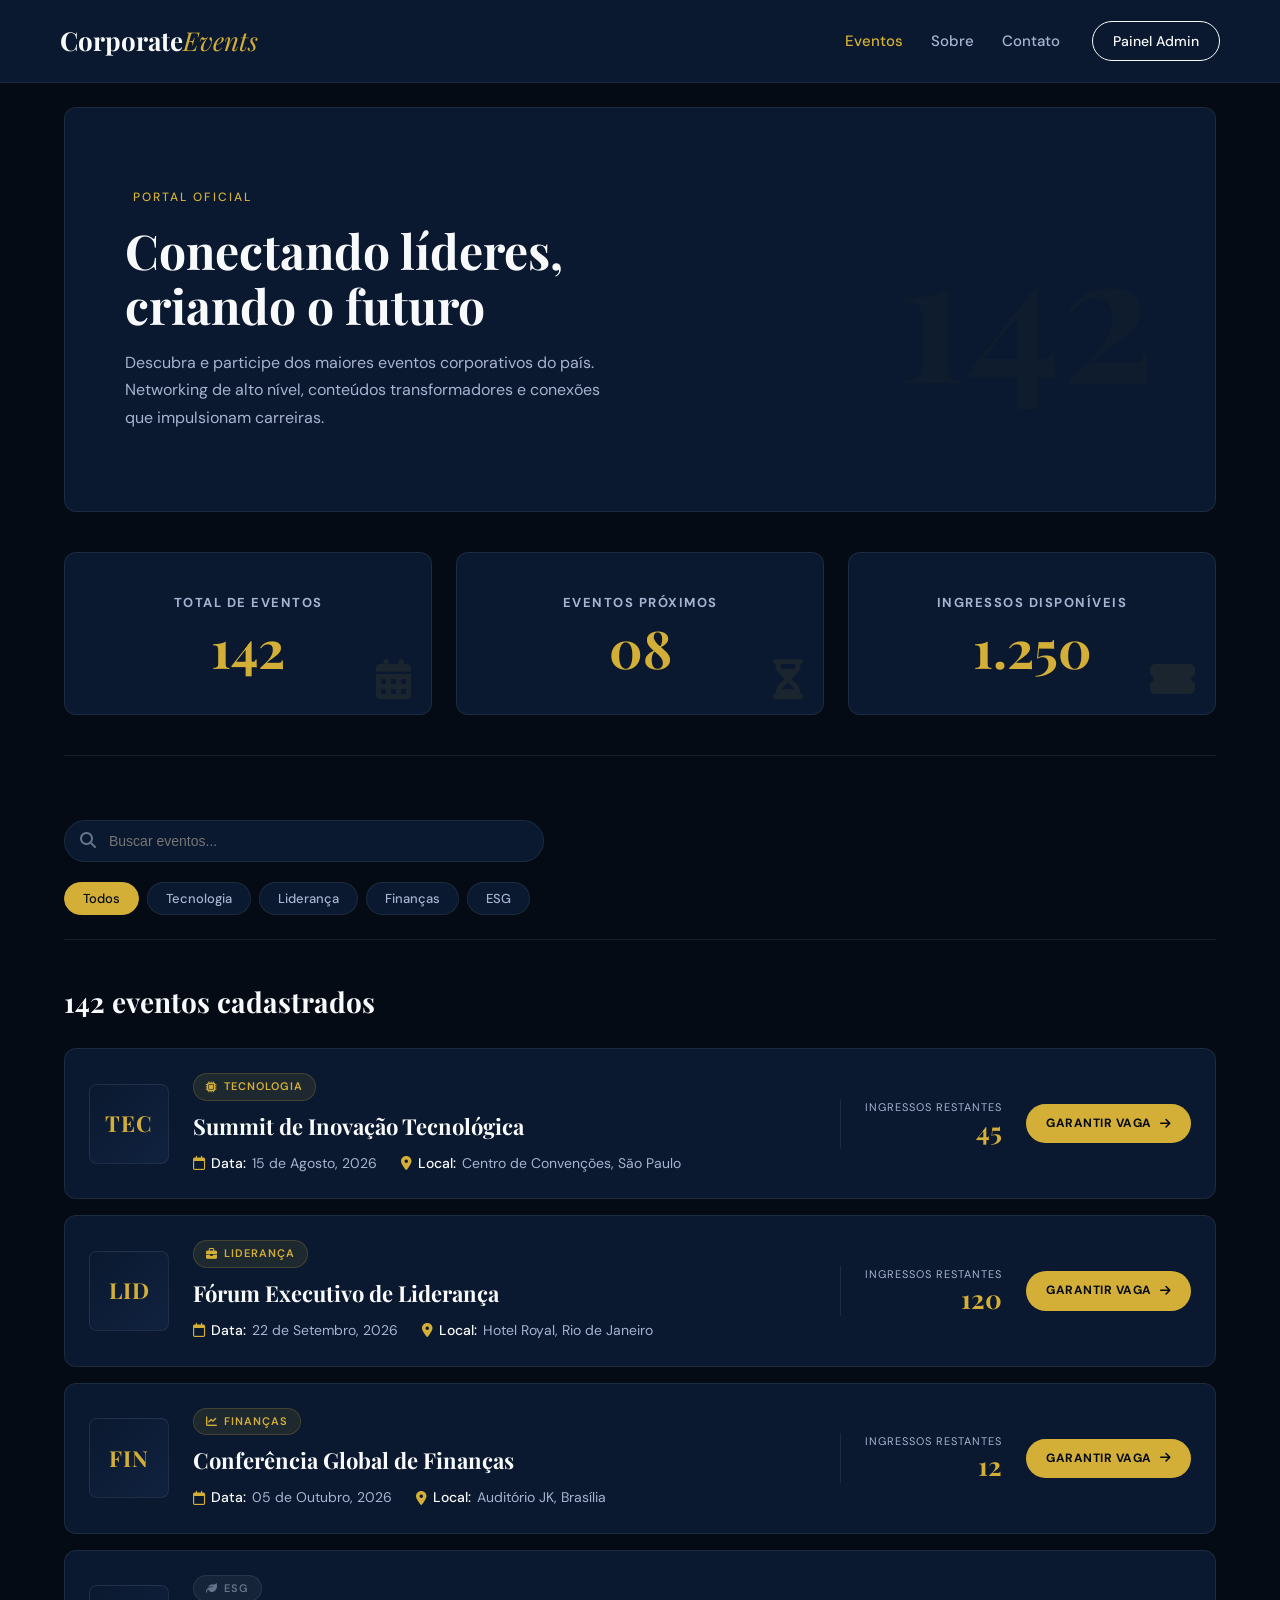
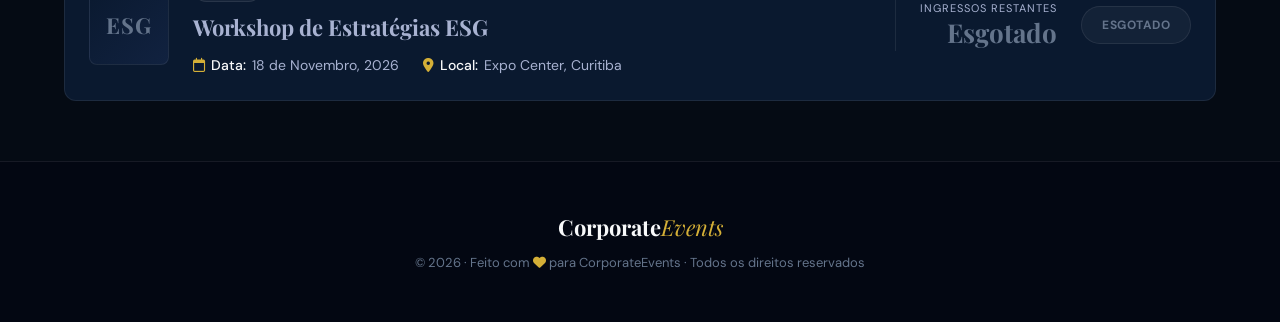
<file: eventos/index.html>
<!DOCTYPE html>
<html lang="pt-BR">
<head>
  <meta charset="UTF-8">
  <meta name="viewport" content="width=device-width, initial-scale=1.0">
  <title>Portal de Eventos Corporativos</title>
  <link rel="preconnect" href="https://fonts.googleapis.com">
  <link rel="preconnect" href="https://fonts.gstatic.com" crossorigin>
  <link href="https://fonts.googleapis.com/css2?family=DM+Sans:wght@400;500;700&family=Playfair+Display:wght@600;700&display=swap" rel="stylesheet">
  
  <!-- Importação do Font Awesome para ícones -->
  <link rel="stylesheet" href="https://cdnjs.cloudflare.com/ajax/libs/font-awesome/6.4.0/css/all.min.css" />
  
  <link rel="stylesheet" href="style.css">
</head>
<body>

  <!-- CABEÇALHO COMPARTILHADO -->
  <header class="cabecalho">
    <a href="#" class="logo">Corporate<span>Events</span></a>
    <nav class="navbar">
      <ul class="nav-lista">
        <li><a href="#" class="nav-link ativo">Eventos</a></li>
        <li><a href="#" class="nav-link">Sobre</a></li>
        <li><a href="#" class="nav-link">Contato</a></li>
      </ul>
      <a href="#" class="btn-painel">Painel Admin</a>
    </nav>
  </header>

  <main class="container">
    
    <!-- BANNER HERO DA SEÇÃO -->
    <section class="eventos-banner animar-subir">
      <span class="eventos-banner-tag"><i class="fas fa-sparkles"></i> Portal Oficial</span>
      <h1 class="eventos-banner-titulo">Conectando líderes,<br>criando o futuro</h1>
      <p class="eventos-banner-sub">
        Descubra e participe dos maiores eventos corporativos do país. Networking de alto nível, 
        conteúdos transformadores e conexões que impulsionam carreiras.
      </p>
      <div class="banner-numero-fundo">142</div>
    </section>

    <!-- DASHBOARD DE MÉTRICAS -->
    <section class="dashboard">
      <div class="dash-card animar-subir delay-1">
        <i class="fas fa-calendar-alt dash-card-icon"></i>
        <h2 class="dash-title">Total de Eventos</h2>
        <p class="dash-number">142</p>
      </div>
      <div class="dash-card animar-subir delay-2">
        <i class="fas fa-hourglass-half dash-card-icon"></i>
        <h2 class="dash-title">Eventos Próximos</h2>
        <p class="dash-number">08</p>
      </div>
      <div class="dash-card animar-subir delay-3">
        <i class="fas fa-ticket-alt dash-card-icon"></i>
        <h2 class="dash-title">Ingressos Disponíveis</h2>
        <p class="dash-number">1.250</p>
      </div>
    </section>

    <hr class="divider">

    <!-- BARRA DE BUSCA E FILTROS RÁPIDOS -->
    <div class="eventos-controles animar-fade">
      <div class="busca-container">
        <span class="busca-icone"><i class="fas fa-search"></i></span>
        <input class="busca-input" type="text" placeholder="Buscar eventos..." />
      </div>
      <div class="filtros-lista">
        <button class="filtro-btn ativo">Todos</button>
        <button class="filtro-btn">Tecnologia</button>
        <button class="filtro-btn">Liderança</button>
        <button class="filtro-btn">Finanças</button>
        <button class="filtro-btn">ESG</button>
      </div>
    </div>

    <!-- LISTAGEM DE EVENTOS -->
    <section class="eventos-section">
      <h2 class="section-title">142 eventos cadastrados</h2>
      
      <div class="eventos-grid">
        
        <!-- EVENTO 1 (Tecnologia) -->
        <article class="evento-card animar-subir delay-4">
          <div class="evento-thumbnail">
            <div class="evento-thumbnail-placeholder">TEC</div>
          </div>
          <div class="evento-info">
            <span class="badge badge-dourado"><i class="fas fa-microchip"></i> Tecnologia</span>
            <h3 class="evento-nome">Summit de Inovação Tecnológica</h3>
            <div class="evento-detalhes">
              <p><i class="far fa-calendar"></i> <span>Data:</span> 15 de Agosto, 2026</p>
              <p><i class="fas fa-map-marker-alt"></i> <span>Local:</span> Centro de Convenções, São Paulo</p>
            </div>
          </div>
          <div class="evento-status-acao">
            <div class="evento-ingressos">
              <p>Ingressos restantes</p>
              <span class="destaque-dourado">45</span>
            </div>
            <a href="#" class="btn-evento-acao">Garantir Vaga <i class="fas fa-arrow-right"></i></a>
          </div>
        </article>

        <!-- EVENTO 2 (Liderança) -->
        <article class="evento-card animar-subir delay-5">
          <div class="evento-thumbnail">
            <div class="evento-thumbnail-placeholder">LID</div>
          </div>
          <div class="evento-info">
            <span class="badge badge-dourado"><i class="fas fa-briefcase"></i> Liderança</span>
            <h3 class="evento-nome">Fórum Executivo de Liderança</h3>
            <div class="evento-detalhes">
              <p><i class="far fa-calendar"></i> <span>Data:</span> 22 de Setembro, 2026</p>
              <p><i class="fas fa-map-marker-alt"></i> <span>Local:</span> Hotel Royal, Rio de Janeiro</p>
            </div>
          </div>
          <div class="evento-status-acao">
            <div class="evento-ingressos">
              <p>Ingressos restantes</p>
              <span class="destaque-dourado">120</span>
            </div>
            <a href="#" class="btn-evento-acao">Garantir Vaga <i class="fas fa-arrow-right"></i></a>
          </div>
        </article>

        <!-- EVENTO 3 (Finanças) -->
        <article class="evento-card animar-subir delay-6">
          <div class="evento-thumbnail">
            <div class="evento-thumbnail-placeholder">FIN</div>
          </div>
          <div class="evento-info">
            <span class="badge badge-dourado"><i class="fas fa-chart-line"></i> Finanças</span>
            <h3 class="evento-nome">Conferência Global de Finanças</h3>
            <div class="evento-detalhes">
              <p><i class="far fa-calendar"></i> <span>Data:</span> 05 de Outubro, 2026</p>
              <p><i class="fas fa-map-marker-alt"></i> <span>Local:</span> Auditório JK, Brasília</p>
            </div>
          </div>
          <div class="evento-status-acao">
            <div class="evento-ingressos">
              <p>Ingressos restantes</p>
              <span class="destaque-dourado">12</span>
            </div>
            <a href="#" class="btn-evento-acao">Garantir Vaga <i class="fas fa-arrow-right"></i></a>
          </div>
        </article>
        
        <!-- EVENTO 4 (ESG - Esgotado) -->
        <article class="evento-card esgotado animar-subir delay-6">
          <div class="evento-thumbnail">
            <div class="evento-thumbnail-placeholder">ESG</div>
          </div>
          <div class="evento-info">
            <span class="badge badge-cinza"><i class="fas fa-leaf"></i> ESG</span>
            <h3 class="evento-nome">Workshop de Estratégias ESG</h3>
            <div class="evento-detalhes">
              <p><i class="far fa-calendar"></i> <span>Data:</span> 18 de Novembro, 2026</p>
              <p><i class="fas fa-map-marker-alt"></i> <span>Local:</span> Expo Center, Curitiba</p>
            </div>
          </div>
          <div class="evento-status-acao">
            <div class="evento-ingressos">
              <p>Ingressos restantes</p>
              <span class="destaque-dourado esgotado">Esgotado</span>
            </div>
            <button class="btn-evento-acao desativado" disabled>Esgotado</button>
          </div>
        </article>
        
      </div>
    </section>
  </main>

  <!-- RODAPÉ COMPARTILHADO -->
  <footer class="rodape">
    <p class="rodape-logo">Corporate<span>Events</span></p>
    <p class="rodape-texto">© 2026 · Feito com <i class="fas fa-heart" style="color: var(--cor-acento);"></i> para CorporateEvents · Todos os direitos reservados</p>
  </footer>

</body>
</html>
</file>
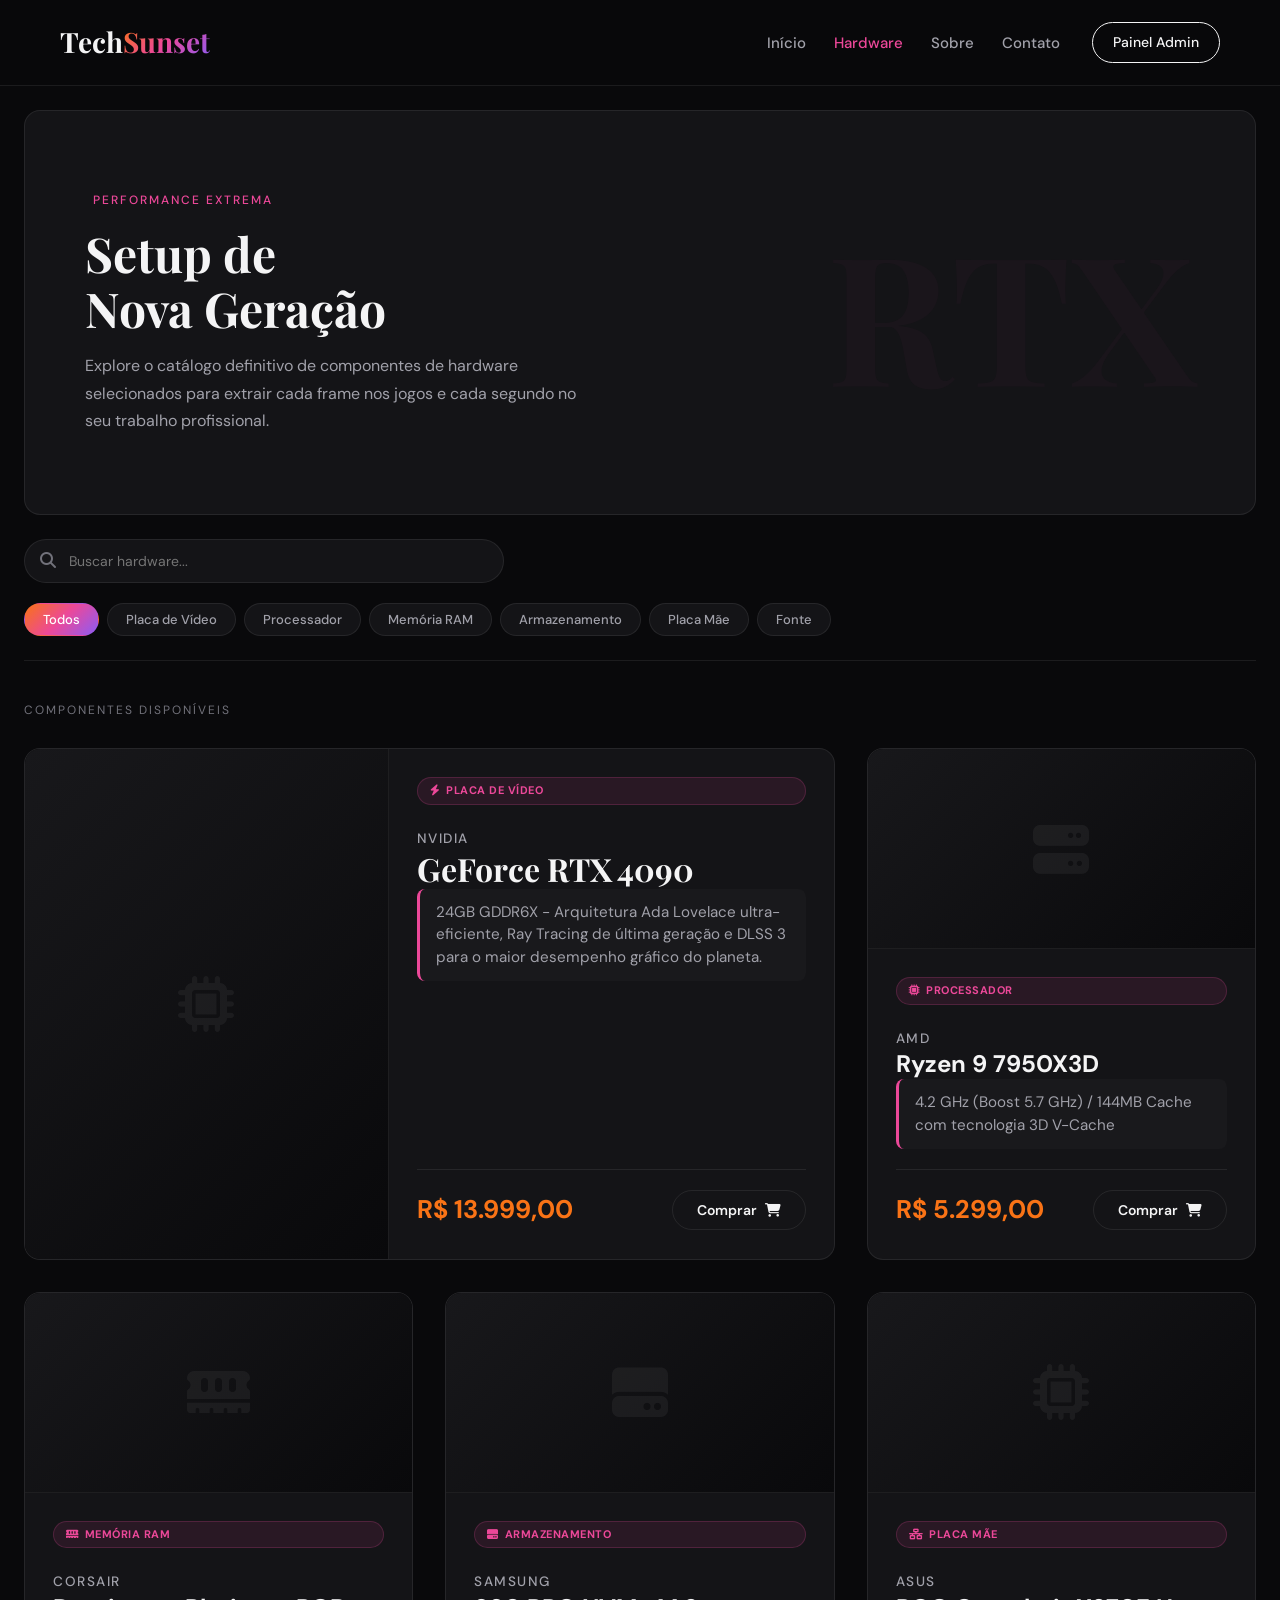
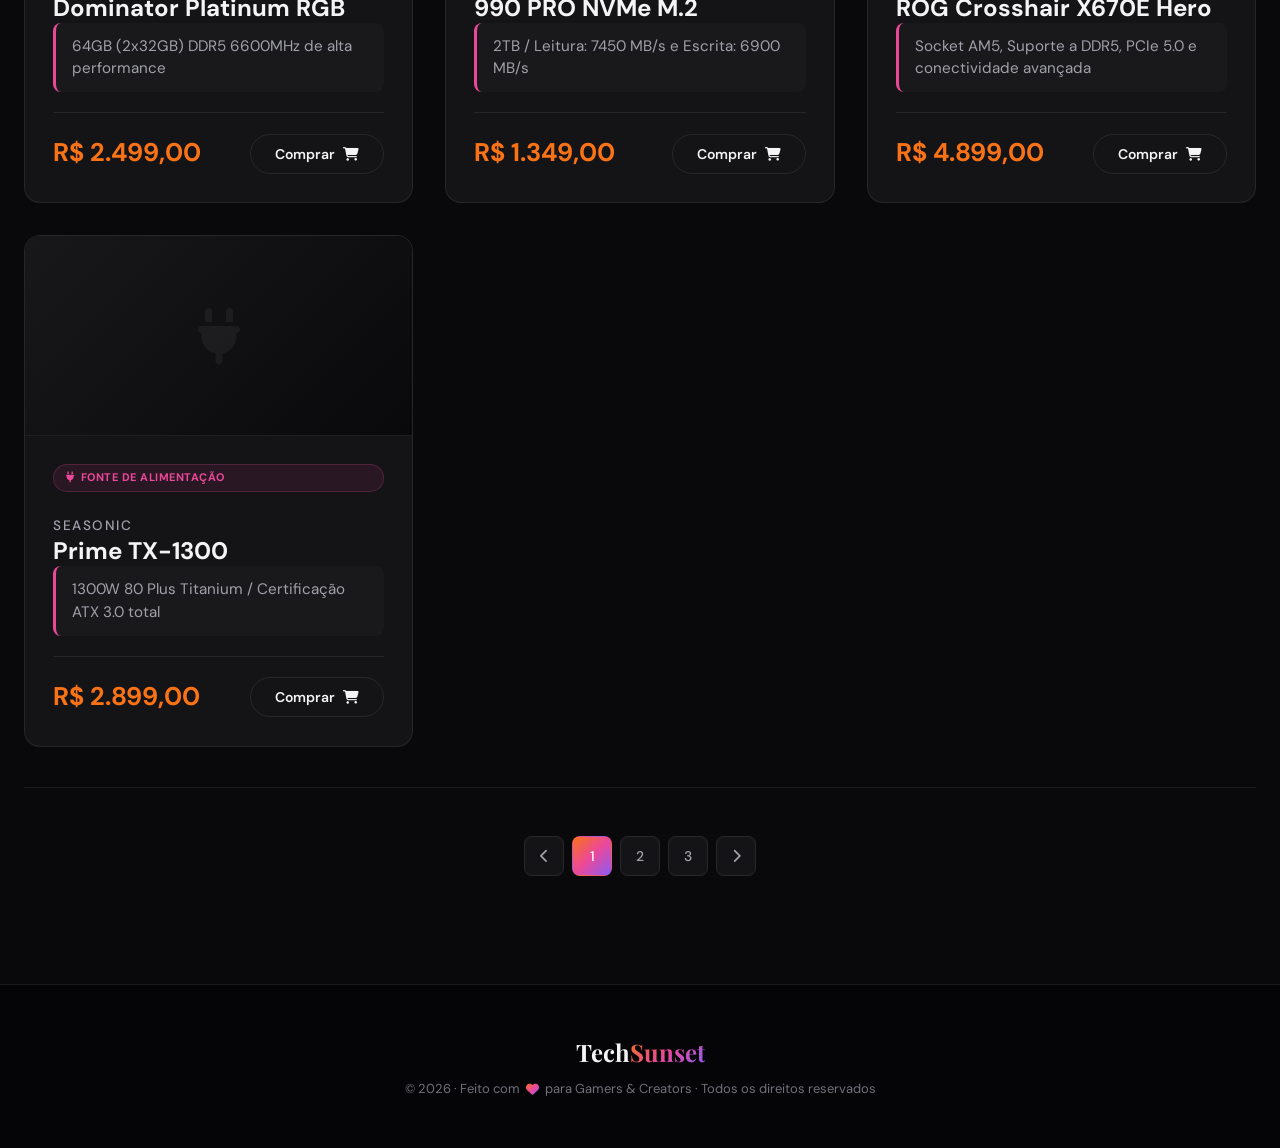
<file: hardware/index.html>
<!DOCTYPE html>
<html lang="pt-BR">
<head>
  <meta charset="UTF-8">
  <meta name="viewport" content="width=device-width, initial-scale=1.0">
  <title>Dashboard de Hardware | Vibrant Sunset</title>
  
  <!-- Font Awesome para Ícones -->
  <link rel="stylesheet" href="https://cdnjs.cloudflare.com/ajax/libs/font-awesome/6.4.0/css/all.min.css" />
  
  <!-- Google Fonts -->
  <link href="https://fonts.googleapis.com/css2?family=DM+Sans:wght@400;500;700&family=Playfair+Display:ital,wght@0,700;1,700&display=swap" rel="stylesheet">
  
  <!-- Estilos CSS -->
  <link rel="stylesheet" href="style.css">
</head>
<body>
  <!-- CABEÇALHO COMPARTILHADO -->
  <header class="cabecalho">
    <a href="../index.html" class="logo">Tech<span>Sunset</span></a>
    <nav class="navbar">
      <ul class="nav-lista">
        <li><a href="../index.html" class="nav-link">Início</a></li>
        <li><a href="index.html" class="nav-link ativo">Hardware</a></li>
        <li><a href="../index.html#sobre" class="nav-link">Sobre</a></li>
        <li><a href="../index.html#contato" class="nav-link">Contato</a></li>
      </ul>
      <a href="../admin/dashboard.html" class="btn-painel">Painel Admin</a>
    </nav>
  </header>

  <main class="container">
    <!-- BANNER HERO DA SEÇÃO -->
    <section class="hardware-banner">
      <span class="hardware-banner-tag"><i class="fas fa-sparkles"></i> Performance Extrema</span>
      <h1 class="hardware-banner-titulo">Setup de<br>Nova Geração</h1>
      <p class="hardware-banner-sub">
        Explore o catálogo definitivo de componentes de hardware selecionados para extrair cada frame nos jogos e cada segundo no seu trabalho profissional.
      </p>
      <div class="banner-numero-fundo">RTX</div>
    </section>

    <!-- BARRA DE BUSCA E FILTROS RÁPIDOS -->
    <div class="hardware-controles">
      <div class="busca-container">
        <span class="busca-icone"><i class="fas fa-search"></i></span>
        <input class="busca-input" type="text" placeholder="Buscar hardware..." />
      </div>

      <div class="filtros-lista">
        <button class="filtro-btn ativo">Todos</button>
        <button class="filtro-btn">Placa de Vídeo</button>
        <button class="filtro-btn">Processador</button>
        <button class="filtro-btn">Memória RAM</button>
        <button class="filtro-btn">Armazenamento</button>
        <button class="filtro-btn">Placa Mãe</button>
        <button class="filtro-btn">Fonte</button>
      </div>
    </div>

    <!-- GRADE DE HARDWARE (GRID LAYOUT) -->
    <section class="hardware-grid-container">
      <p class="hardware-grid-titulo">Componentes Disponíveis</p>

      <div class="grid-hardware">
        
        <!-- CARD DESTAQUE (RTX 4090) -->
        <article class="card-hardware destaque animar-subir delay-1">
          <div class="card-imagem">
            <div class="card-imagem-placeholder">
              <i class="fas fa-microchip"></i>
            </div>
          </div>
          <div class="card-corpo">
            <span class="badge badge-sunset"><i class="fas fa-bolt"></i> Placa de Vídeo</span>
            <div class="info-principal">
              <span class="fabricante">NVIDIA</span>
              <h2 class="modelo">GeForce RTX 4090</h2>
              <p class="especificacao texto-3-linhas">
                24GB GDDR6X - Arquitetura Ada Lovelace ultra-eficiente, Ray Tracing de última geração e DLSS 3 para o maior desempenho gráfico do planeta.
              </p>
            </div>
            <div class="rodape-card">
              <p class="preco">R$ 13.999,00</p>
              <button class="btn-comprar">Comprar <i class="fas fa-shopping-cart"></i></button>
            </div>
          </div>
        </article>

        <!-- CARD Ryzen 9 -->
        <article class="card-hardware animar-subir delay-2">
          <div class="card-imagem">
            <div class="card-imagem-placeholder">
              <i class="fas fa-server"></i>
            </div>
          </div>
          <div class="card-corpo">
            <span class="badge badge-sunset"><i class="fas fa-microchip"></i> Processador</span>
            <div class="info-principal">
              <span class="fabricante">AMD</span>
              <h2 class="modelo">Ryzen 9 7950X3D</h2>
              <p class="especificacao">4.2 GHz (Boost 5.7 GHz) / 144MB Cache com tecnologia 3D V-Cache</p>
            </div>
            <div class="rodape-card">
              <p class="preco">R$ 5.299,00</p>
              <button class="btn-comprar">Comprar <i class="fas fa-shopping-cart"></i></button>
            </div>
          </div>
        </article>

        <!-- CARD Memória RAM -->
        <article class="card-hardware animar-subir delay-3">
          <div class="card-imagem">
            <div class="card-imagem-placeholder">
              <i class="fas fa-memory"></i>
            </div>
          </div>
          <div class="card-corpo">
            <span class="badge badge-sunset"><i class="fas fa-memory"></i> Memória RAM</span>
            <div class="info-principal">
              <span class="fabricante">Corsair</span>
              <h2 class="modelo">Dominator Platinum RGB</h2>
              <p class="especificacao">64GB (2x32GB) DDR5 6600MHz de alta performance</p>
            </div>
            <div class="rodape-card">
              <p class="preco">R$ 2.499,00</p>
              <button class="btn-comprar">Comprar <i class="fas fa-shopping-cart"></i></button>
            </div>
          </div>
        </article>

        <!-- CARD SSD -->
        <article class="card-hardware animar-subir delay-4">
          <div class="card-imagem">
            <div class="card-imagem-placeholder">
              <i class="fas fa-hdd"></i>
            </div>
          </div>
          <div class="card-corpo">
            <span class="badge badge-sunset"><i class="fas fa-hdd"></i> Armazenamento</span>
            <div class="info-principal">
              <span class="fabricante">Samsung</span>
              <h2 class="modelo">990 PRO NVMe M.2</h2>
              <p class="especificacao">2TB / Leitura: 7450 MB/s e Escrita: 6900 MB/s</p>
            </div>
            <div class="rodape-card">
              <p class="preco">R$ 1.349,00</p>
              <button class="btn-comprar">Comprar <i class="fas fa-shopping-cart"></i></button>
            </div>
          </div>
        </article>

        <!-- CARD Placa Mãe -->
        <article class="card-hardware animar-subir delay-5">
          <div class="card-imagem">
            <div class="card-imagem-placeholder">
              <i class="fas fa-microchip"></i>
            </div>
          </div>
          <div class="card-corpo">
            <span class="badge badge-sunset"><i class="fas fa-network-wired"></i> Placa Mãe</span>
            <div class="info-principal">
              <span class="fabricante">ASUS</span>
              <h2 class="modelo">ROG Crosshair X670E Hero</h2>
              <p class="especificacao">Socket AM5, Suporte a DDR5, PCIe 5.0 e conectividade avançada</p>
            </div>
            <div class="rodape-card">
              <p class="preco">R$ 4.899,00</p>
              <button class="btn-comprar">Comprar <i class="fas fa-shopping-cart"></i></button>
            </div>
          </div>
        </article>

        <!-- CARD Fonte -->
        <article class="card-hardware animar-subir delay-6">
          <div class="card-imagem">
            <div class="card-imagem-placeholder">
              <i class="fas fa-plug"></i>
            </div>
          </div>
          <div class="card-corpo">
            <span class="badge badge-sunset"><i class="fas fa-plug"></i> Fonte de Alimentação</span>
            <div class="info-principal">
              <span class="fabricante">Seasonic</span>
              <h2 class="modelo">Prime TX-1300</h2>
              <p class="especificacao">1300W 80 Plus Titanium / Certificação ATX 3.0 total</p>
            </div>
            <div class="rodape-card">
              <p class="preco">R$ 2.899,00</p>
              <button class="btn-comprar">Comprar <i class="fas fa-shopping-cart"></i></button>
            </div>
          </div>
        </article>

      </div>
    </section>

    <!-- PAGINAÇÃO (FLEXBOX CENTRALIZADO) -->
    <div class="paginacao">
      <button class="paginacao-btn"><i class="fas fa-chevron-left"></i></button>
      <button class="paginacao-btn ativo">1</button>
      <button class="paginacao-btn">2</button>
      <button class="paginacao-btn">3</button>
      <button class="paginacao-btn"><i class="fas fa-chevron-right"></i></button>
    </div>
  </main>

  <!-- RODAPÉ COMPARTILHADO -->
  <footer class="rodape">
    <p class="rodape-logo">Tech<span>Sunset</span></p>
    <p class="rodape-texto">© 2026 · Feito com <i class="fas fa-heart" style="background: var(--gradiente-sunset); -webkit-background-clip: text; -webkit-text-fill-color: transparent;"></i> para Gamers & Creators · Todos os direitos reservados</p>
  </footer>
</body>
</html>
</file>
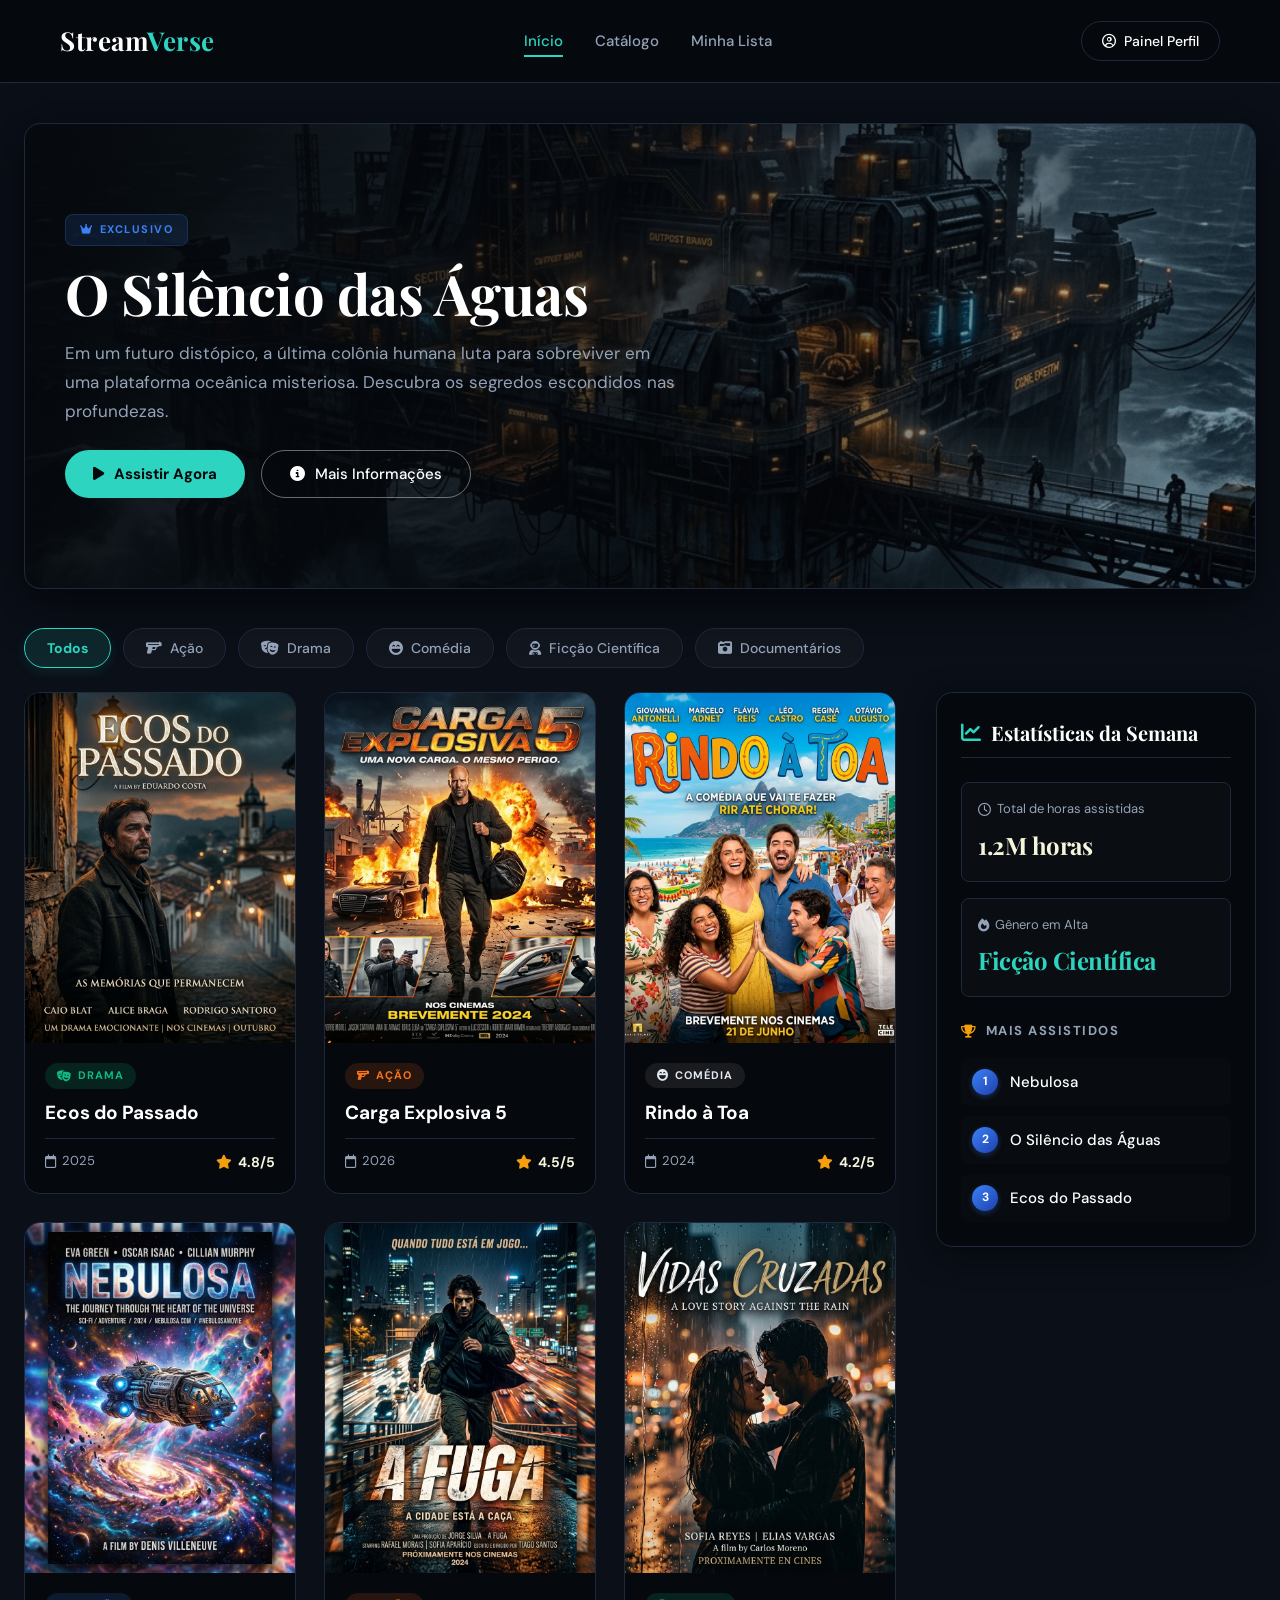
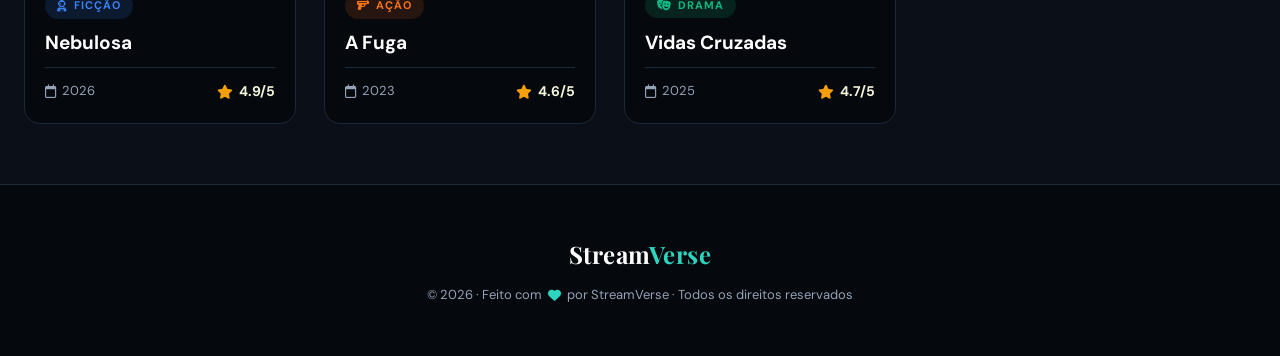
<file: streaming/index.html>
<!DOCTYPE html>
<html lang="pt-BR">
<head>
  <meta charset="UTF-8">
  <meta name="viewport" content="width=device-width, initial-scale=1.0">
  <title>StreamVerse — Filmes e Séries</title>
  
  <!-- Preconectar ao Google Fonts -->
  <link rel="preconnect" href="https://fonts.googleapis.com" />
  <link rel="preconnect" href="https://fonts.gstatic.com" crossorigin />
  <link href="https://fonts.googleapis.com/css2?family=DM+Sans:wght@400;500;700&family=Playfair+Display:wght@600;700&display=swap" rel="stylesheet">
  
  <!-- Font Awesome para ícones consistentes -->
  <link rel="stylesheet" href="https://cdnjs.cloudflare.com/ajax/libs/font-awesome/6.4.0/css/all.min.css" />
  
  <link rel="stylesheet" href="style.css">
</head>
<body>

  <!-- CABEÇALHO COMPARTILHADO E STICKY (GLASSMORPHISM) -->
  <header class="cabecalho animar-fade">
    <a href="#" class="logo">Stream<span>Verse</span></a>
    <nav class="navegacao">
      <a href="#" class="nav-link ativo">Início</a>
      <a href="#" class="nav-link">Catálogo</a>
      <a href="#" class="nav-link">Minha Lista</a>
    </nav>
    <a href="#" class="btn-sair"><i class="far fa-user-circle"></i> Painel Perfil</a>
  </header>

  <main class="container">
    
    <!-- BANNER HERO PRINCIPAL DE DESTAQUE -->
    <section class="destaque animar-escalar">
      <div class="destaque-conteudo animar-subir delay-2">
        <span class="tag-exclusivo"><i class="fas fa-crown"></i> Exclusivo</span>
        <h1 class="destaque-titulo">O Silêncio das Águas</h1>
        <p class="destaque-descricao">Em um futuro distópico, a última colônia humana luta para sobreviver em uma plataforma oceânica misteriosa. Descubra os segredos escondidos nas profundezas.</p>
        <div class="destaque-acoes">
          <button class="btn-primario"><i class="fas fa-play"></i> Assistir Agora</button>
          <button class="btn-secundario"><i class="fas fa-info-circle"></i> Mais Informações</button>
        </div>
      </div>
      <!-- Marca d'água colossal no fundo decorativo -->
      <div class="banner-numero-fundo">2026</div>
    </section>

    <!-- BARRA DE FILTROS / GÊNEROS -->
    <section class="generos animar-subir delay-3">
      <button class="tag-genero ativo">Todos</button>
      <button class="tag-genero"><i class="fas fa-gun"></i> Ação</button>
      <button class="tag-genero"><i class="fas fa-theater-masks"></i> Drama</button>
      <button class="tag-genero"><i class="fas fa-face-laugh-beam"></i> Comédia</button>
      <button class="tag-genero"><i class="fas fa-user-astronaut"></i> Ficção Científica</button>
      <button class="tag-genero"><i class="fas fa-camera-retro"></i> Documentários</button>
    </section>

    <!-- LAYOUT PRINCIPAL: GRADE + ASIDE -->
    <div class="layout-principal">
      
      <!-- GRADE DE FILMES -->
      <section class="grade-filmes">
        
        <!-- CARD 1 -->
        <article class="card-filme animar-subir delay-4">
          <div class="card-img capa-1">
            <div class="card-hover-overlay">
              <span class="btn-play-overlay"><i class="fas fa-play"></i></span>
            </div>
          </div>
          <div class="card-info">
            <span class="badge badge-verde"><i class="fas fa-theater-masks"></i> Drama</span>
            <h2 class="card-titulo">Ecos do Passado</h2>
            <div class="card-meta">
              <span class="ano"><i class="far fa-calendar"></i> 2025</span>
              <span class="card-nota"><i class="fas fa-star" style="color: var(--cor-aviso);"></i> 4.8/5</span>
            </div>
          </div>
        </article>

        <!-- CARD 2 -->
        <article class="card-filme animar-subir delay-5">
          <div class="card-img capa-2">
            <div class="card-hover-overlay">
              <span class="btn-play-overlay"><i class="fas fa-play"></i></span>
            </div>
          </div>
          <div class="card-info">
            <span class="badge badge-laranja"><i class="fas fa-gun"></i> Ação</span>
            <h2 class="card-titulo">Carga Explosiva 5</h2>
            <div class="card-meta">
              <span class="ano"><i class="far fa-calendar"></i> 2026</span>
              <span class="card-nota"><i class="fas fa-star" style="color: var(--cor-aviso);"></i> 4.5/5</span>
            </div>
          </div>
        </article>

        <!-- CARD 3 -->
        <article class="card-filme animar-subir delay-6">
          <div class="card-img capa-3">
            <div class="card-hover-overlay">
              <span class="btn-play-overlay"><i class="fas fa-play"></i></span>
            </div>
          </div>
          <div class="card-info">
            <span class="badge badge-cinza"><i class="fas fa-face-laugh-beam"></i> Comédia</span>
            <h2 class="card-titulo">Rindo à Toa</h2>
            <div class="card-meta">
              <span class="ano"><i class="far fa-calendar"></i> 2024</span>
              <span class="card-nota"><i class="fas fa-star" style="color: var(--cor-aviso);"></i> 4.2/5</span>
            </div>
          </div>
        </article>

        <!-- CARD 4 -->
        <article class="card-filme animar-subir delay-4">
          <div class="card-img capa-4">
            <div class="card-hover-overlay">
              <span class="btn-play-overlay"><i class="fas fa-play"></i></span>
            </div>
          </div>
          <div class="card-info">
            <span class="badge badge-azul"><i class="fas fa-user-astronaut"></i> Ficção</span>
            <h2 class="card-titulo">Nebulosa</h2>
            <div class="card-meta">
              <span class="ano"><i class="far fa-calendar"></i> 2026</span>
              <span class="card-nota"><i class="fas fa-star" style="color: var(--cor-aviso);"></i> 4.9/5</span>
            </div>
          </div>
        </article>

        <!-- CARD 5 -->
        <article class="card-filme animar-subir delay-5">
          <div class="card-img capa-5">
            <div class="card-hover-overlay">
              <span class="btn-play-overlay"><i class="fas fa-play"></i></span>
            </div>
          </div>
          <div class="card-info">
            <span class="badge badge-laranja"><i class="fas fa-gun"></i> Ação</span>
            <h2 class="card-titulo">A Fuga</h2>
            <div class="card-meta">
              <span class="ano"><i class="far fa-calendar"></i> 2023</span>
              <span class="card-nota"><i class="fas fa-star" style="color: var(--cor-aviso);"></i> 4.6/5</span>
            </div>
          </div>
        </article>

        <!-- CARD 6 -->
        <article class="card-filme animar-subir delay-6">
          <div class="card-img capa-6">
            <div class="card-hover-overlay">
              <span class="btn-play-overlay"><i class="fas fa-play"></i></span>
            </div>
          </div>
          <div class="card-info">
            <span class="badge badge-verde"><i class="fas fa-theater-masks"></i> Drama</span>
            <h2 class="card-titulo">Vidas Cruzadas</h2>
            <div class="card-meta">
              <span class="ano"><i class="far fa-calendar"></i> 2025</span>
              <span class="card-nota"><i class="fas fa-star" style="color: var(--cor-aviso);"></i> 4.7/5</span>
            </div>
          </div>
        </article>

      </section>

      <!-- BARRA LATERAL (ESTATÍSTICAS DA SEMANA) -->
      <aside class="estatisticas animar-subir delay-3">
        <h3 class="estatisticas-titulo"><i class="fas fa-chart-line"></i> Estatísticas da Semana</h3>
        
        <div class="stat-box">
          <span class="stat-label"><i class="far fa-clock"></i> Total de horas assistidas</span>
          <span class="stat-valor">1.2M horas</span>
        </div>

        <div class="stat-box">
          <span class="stat-label"><i class="fas fa-fire"></i> Gênero em Alta</span>
          <span class="stat-valor destaque-texto">Ficção Científica</span>
        </div>

        <div class="top-filmes">
          <h4><i class="fas fa-trophy"></i> Mais assistidos</h4>
          <ul>
            <li><span>1</span> Nebulosa</li>
            <li><span>2</span> O Silêncio das Águas</li>
            <li><span>3</span> Ecos do Passado</li>
          </ul>
        </div>
      </aside>

    </div>
  </main>

  <!-- RODAPÉ GLOBAL E COMPARTILHADO -->
  <footer class="rodape animar-fade">
    <p class="rodape-logo">Stream<span>Verse</span></p>
    <p class="rodape-texto">© 2026 · Feito com <i class="fas fa-heart" style="color: var(--cor-acento);"></i> por StreamVerse · Todos os direitos reservados</p>
  </footer>

</body>
</html>
</file>
<file: eventos/style.css>
/* ================================================================
   DESIGN SYSTEM - ELEGÂNCIA CORPORATIVA (PREMIUM & DINÂMICO)
   ================================================================ */

:root {
  /* Cores Temáticas - Elegância Corporativa */
  --cor-fundo: #050B14;           /* Preto corporativo profundo */
  --cor-escuro: #0A192F;          /* Azul marinho sofisticado */
  --cor-escuro-brilhante: #112240; /* Azul marinho mais claro para hovers */
  --cor-texto: #F8F9FA;           /* Off-white de alta legibilidade */
  --cor-texto-suave: #A8B2D1;     /* Azul-cinza suave para informações secundárias */
  --cor-cinza: #64748B;           /* Cinza para textos menos prioritários */
  --cor-borda: rgba(255, 255, 255, 0.08); /* Borda sutil translúcida */
  --cor-acento: #D4AF37;          /* O dourado corporativo */
  --cor-acento-claro: rgba(212, 175, 55, 0.1); /* Fundo dourado translúcido para badges */
  --cor-acento-hover: #F3E5AB;    /* Dourado suave/creme para hover */
  --cor-sucesso: #10B981;
  --cor-erro: #EF4444;
  --cor-aviso: #F59E0B;

  /* Fontes do Sistema */
  --fonte-titulo: 'Playfair Display', serif;
  --fonte-corpo: 'DM Sans', sans-serif;

  /* Espaçamentos Padronizados */
  --espaco-xs: 4px;
  --espaco-sm: 8px;
  --espaco-md: 16px;
  --espaco-lg: 24px;
  --espaco-xl: 40px;
  --espaco-2xl: 60px;

  /* Bordas Arredondadas e Sombras (adaptadas para fundo escuro) */
  --raio: 12px;
  --raio-sm: 8px;
  --raio-pill: 100px;
  --sombra-sm: 0 2px 8px rgba(0, 0, 0, 0.4);
  --sombra-md: 0 4px 24px rgba(0, 0, 0, 0.6);
  --sombra-lg: 0 12px 48px rgba(0, 0, 0, 0.8);
  --sombra-glow-ouro: 0 0 15px rgba(212, 175, 55, 0.12);

  /* Transição Suave */
  --transicao: 0.25s ease;
}

/* RESET */
* {
  margin: 0;
  padding: 0;
  box-sizing: border-box;
}

html {
  scroll-behavior: smooth;
}

body {
  font-family: var(--fonte-corpo);
  background-color: var(--cor-fundo);
  color: var(--cor-texto);
  line-height: 1.6;
  -webkit-font-smoothing: antialiased;
}

.container {
  max-width: 1200px;
  margin: 0 auto;
  padding: 0 var(--espaco-lg);
}

ul {
  list-style: none;
}

a {
  text-decoration: none;
  color: inherit;
}

button {
  cursor: pointer;
  font-family: var(--fonte-corpo);
}

/* HEADER COMPARTILHADO */
.cabecalho {
  display: flex;
  align-items: center;
  justify-content: space-between;
  padding: 20px 60px;
  background-color: var(--cor-escuro);
  border-bottom: 1px solid var(--cor-borda);
  position: sticky;
  top: 0;
  z-index: 100;
}

.logo {
  font-family: var(--fonte-titulo);
  font-size: 26px;
  color: var(--cor-texto);
  font-weight: 700;
}

.logo span {
  color: var(--cor-acento);
  font-style: italic;
  font-weight: 400;
}

.navbar {
  display: flex;
  align-items: center;
  gap: 32px;
}

.nav-lista {
  display: flex;
  gap: 28px;
}

.nav-link {
  font-size: 15px;
  font-weight: 500;
  color: var(--cor-texto-suave);
  transition: color var(--transicao);
}

.nav-link:hover,
.nav-link.ativo {
  color: var(--cor-acento);
}

.btn-painel {
  background-color: transparent;
  border: 1.5px solid var(--cor-texto);
  color: var(--cor-texto);
  padding: 8px 20px;
  font-size: 14px;
  font-weight: 500;
  border-radius: var(--raio-pill);
  transition: all var(--transicao);
}

.btn-painel:hover {
  background-color: var(--cor-texto);
  color: var(--cor-fundo);
}

/* HERO BANNER DA SEÇÃO */
.eventos-banner {
  background-color: var(--cor-escuro);
  color: var(--cor-texto);
  padding: 80px 60px;
  display: flex;
  flex-direction: column;
  gap: 16px;
  position: relative;
  overflow: hidden;
  border-radius: var(--raio);
  margin-top: var(--espaco-lg);
  border: 1px solid var(--cor-borda);
}

.eventos-banner-tag {
  font-size: 12px;
  letter-spacing: 2px;
  text-transform: uppercase;
  color: var(--cor-acento);
  font-weight: 500;
  display: flex;
  align-items: center;
  gap: 8px;
}

.eventos-banner-titulo {
  font-family: var(--fonte-titulo);
  font-size: 48px;
  max-width: 600px;
  line-height: 1.15;
  font-weight: 700;
}

.eventos-banner-sub {
  font-size: 16px;
  color: var(--cor-texto-suave);
  max-width: 500px;
  line-height: 1.7;
}

.banner-numero-fundo {
  position: absolute;
  right: 60px;
  top: 50%;
  transform: translateY(-50%);
  font-family: var(--fonte-titulo);
  font-size: 180px;
  font-weight: 700;
  color: rgba(212, 175, 55, 0.025);
  line-height: 1;
  pointer-events: none;
  user-select: none;
}

/* CONTROLES E FILTROS RÁPIDOS */
.eventos-controles {
  padding: 24px 0;
  display: flex;
  flex-direction: column;
  gap: 20px;
  border-bottom: 1px solid var(--cor-borda);
  background-color: var(--cor-fundo);
  position: sticky;
  top: 73px;
  z-index: 90;
}

.busca-container {
  position: relative;
  max-width: 480px;
}

.busca-icone {
  position: absolute;
  left: 16px;
  top: 50%;
  transform: translateY(-50%);
  color: var(--cor-cinza);
  font-size: 16px;
  pointer-events: none;
}

.busca-input {
  width: 100%;
  padding: 12px 16px 12px 44px;
  border: 1.5px solid var(--cor-borda);
  border-radius: var(--raio-pill);
  font-size: 14px;
  color: var(--cor-texto);
  background-color: var(--cor-escuro);
  outline: none;
  transition: all var(--transicao);
}

.busca-input:focus {
  border-color: var(--cor-acento);
  box-shadow: 0 0 0 3px rgba(212, 175, 55, 0.12);
}

.filtros-lista {
  display: flex;
  gap: 8px;
  flex-wrap: wrap;
}

.filtro-btn {
  padding: 7px 18px;
  border-radius: var(--raio-pill);
  border: 1.5px solid var(--cor-borda);
  background-color: var(--cor-escuro);
  font-size: 13px;
  font-weight: 500;
  color: var(--cor-texto-suave);
  cursor: pointer;
  transition: all var(--transicao);
}

.filtro-btn:hover {
  border-color: var(--cor-acento);
  color: var(--cor-acento);
}

.filtro-btn.ativo {
  background-color: var(--cor-acento);
  border-color: var(--cor-acento);
  color: var(--cor-fundo);
}

/* DASHBOARD DE MÉTRICAS */
.dashboard {
  display: grid;
  grid-template-columns: repeat(auto-fit, minmax(280px, 1fr));
  gap: var(--espaco-lg);
  margin-bottom: var(--espaco-xl);
  margin-top: var(--espaco-xl);
}

.dash-card {
  background-color: var(--cor-escuro);
  border: 1px solid var(--cor-borda);
  border-radius: var(--raio);
  padding: var(--espaco-xl) var(--espaco-lg);
  text-align: center;
  position: relative;
  overflow: hidden;
  transition: all var(--transicao);
}

.dash-card:hover {
  transform: translateY(-5px);
  border-color: var(--cor-acento);
  box-shadow: var(--sombra-lg), var(--sombra-glow-ouro);
}

.dash-card-icon {
  font-size: 40px;
  color: rgba(212, 175, 55, 0.08);
  position: absolute;
  right: 20px;
  bottom: 15px;
  transition: all var(--transicao);
}

.dash-card:hover .dash-card-icon {
  color: rgba(212, 175, 55, 0.2);
  transform: scale(1.1);
}

.dash-title {
  font-family: var(--fonte-corpo);
  font-size: 13px;
  text-transform: uppercase;
  letter-spacing: 1.5px;
  color: var(--cor-texto-suave);
  margin-bottom: var(--espaco-sm);
}

.dash-number {
  font-family: var(--fonte-titulo);
  font-size: 52px;
  color: var(--cor-acento);
  line-height: 1;
  font-weight: 700;
}

/* DIVISOR */
.divider {
  border: 0;
  height: 1px;
  background-color: var(--cor-borda);
  margin: var(--espaco-xl) 0;
}

/* LISTAGEM DE EVENTOS */
.eventos-section {
  margin-top: var(--espaco-xl);
  margin-bottom: var(--espaco-2xl);
}

.section-title {
  font-family: var(--fonte-titulo);
  font-size: 28px;
  color: var(--cor-texto);
  margin-bottom: var(--espaco-lg);
}

.eventos-grid {
  display: flex;
  flex-direction: column;
  gap: var(--espaco-md);
}

.evento-card {
  background-color: var(--cor-escuro);
  border: 1px solid var(--cor-borda);
  border-radius: var(--raio);
  padding: var(--espaco-lg);
  display: flex;
  justify-content: space-between;
  align-items: center;
  flex-wrap: nowrap;
  gap: var(--espaco-lg);
  transition: all var(--transicao);
}

.evento-card:hover {
  transform: translateY(-3px);
  border-color: rgba(212, 175, 55, 0.3);
  box-shadow: var(--sombra-md), var(--sombra-glow-ouro);
}

/* Bloco de miniatura */
.evento-thumbnail {
  width: 80px;
  height: 80px;
  border-radius: var(--raio-sm);
  overflow: hidden;
  flex-shrink: 0;
  display: flex;
  align-items: center;
  justify-content: center;
  background: linear-gradient(135deg, #0A192F 0%, #112240 100%);
  border: 1px solid var(--cor-borda);
  transition: all var(--transicao);
}

.evento-card:hover .evento-thumbnail {
  border-color: var(--cor-acento);
  transform: scale(1.03);
}

.evento-thumbnail-placeholder {
  font-family: var(--fonte-titulo);
  font-size: 22px;
  font-weight: 700;
  color: var(--cor-acento);
  letter-spacing: 1px;
}

.evento-info {
  flex: 1;
  display: flex;
  flex-direction: column;
  gap: 8px;
}

.evento-nome {
  font-family: var(--fonte-titulo);
  font-size: 22px;
  color: var(--cor-texto);
  font-weight: 700;
  transition: color var(--transicao);
}

.evento-card:hover .evento-nome {
  color: var(--cor-acento);
}

.evento-detalhes {
  display: flex;
  gap: var(--espaco-lg);
  flex-wrap: wrap;
}

.evento-detalhes p {
  font-size: 14px;
  color: var(--cor-texto-suave);
  display: flex;
  align-items: center;
  gap: 6px;
}

.evento-detalhes p i {
  color: var(--cor-acento);
}

.evento-detalhes span {
  color: var(--cor-texto);
  font-weight: 500;
}

/* Badges */
.badge {
  display: inline-flex;
  align-items: center;
  gap: 6px;
  padding: 4px 12px;
  border-radius: var(--raio-pill);
  font-size: 11px;
  font-weight: 600;
  text-transform: uppercase;
  letter-spacing: 1px;
  width: fit-content;
}

.badge-dourado {
  background-color: var(--cor-acento-claro);
  color: var(--cor-acento);
  border: 1px solid rgba(212, 175, 55, 0.2);
}

.badge-cinza {
  background-color: rgba(255, 255, 255, 0.05);
  color: var(--cor-cinza);
  border: 1px solid var(--cor-borda);
}

/* Bloco de Status e Ação */
.evento-status-acao {
  display: flex;
  align-items: center;
  gap: var(--espaco-lg);
  min-width: 320px;
  justify-content: flex-end;
}

.evento-ingressos {
  text-align: right;
  border-left: 1px solid var(--cor-borda);
  padding-left: var(--espaco-lg);
  min-width: 130px;
}

.evento-ingressos p {
  font-size: 11px;
  text-transform: uppercase;
  letter-spacing: 1px;
  color: var(--cor-texto-suave);
  margin-bottom: 2px;
}

.destaque-dourado {
  font-family: var(--fonte-titulo);
  font-size: 26px;
  color: var(--cor-acento);
  line-height: 1;
  font-weight: 700;
}

.destaque-dourado.esgotado {
  color: var(--cor-cinza);
}

.btn-evento-acao {
  display: inline-flex;
  align-items: center;
  justify-content: center;
  gap: 8px;
  background-color: var(--cor-acento);
  color: var(--cor-fundo);
  border: none;
  padding: 10px 20px;
  border-radius: var(--raio-pill);
  font-size: 12px;
  font-weight: 700;
  text-transform: uppercase;
  letter-spacing: 0.5px;
  transition: all var(--transicao);
}

.btn-evento-acao:hover:not(:disabled) {
  background-color: var(--cor-acento-hover);
  transform: translateY(-2px);
  box-shadow: 0 4px 12px rgba(212, 175, 55, 0.2);
}

.btn-evento-acao.desativado,
.btn-evento-acao:disabled {
  background-color: rgba(255, 255, 255, 0.04);
  color: var(--cor-cinza);
  border: 1px solid var(--cor-borda);
  cursor: not-allowed;
  transform: none;
  box-shadow: none;
}

/* Estado de esgotado no Card */
.evento-card.esgotado {
  opacity: 0.65;
}

.evento-card.esgotado:hover {
  transform: none;
  border-color: var(--cor-borda);
  box-shadow: none;
}

.evento-card.esgotado .evento-nome {
  color: var(--cor-texto-suave);
}

.evento-card.esgotado .evento-thumbnail-placeholder {
  color: var(--cor-cinza);
}

/* RODAPÉ COMPARTILHADO */
.rodape {
  background-color: #030712;
  color: var(--cor-cinza);
  text-align: center;
  padding: 48px 20px;
  display: flex;
  flex-direction: column;
  align-items: center;
  gap: 8px;
  border-top: 1px solid var(--cor-borda);
  margin-top: var(--espaco-2xl);
}

.rodape-logo {
  font-family: var(--fonte-titulo);
  font-size: 22px;
  color: var(--cor-texto);
  font-weight: 700;
}

.rodape-logo span {
  color: var(--cor-acento);
  font-style: italic;
  font-weight: 400;
}

.rodape-texto {
  font-size: 13px;
}

/* ================================================================
   ANIMAÇÕES DE TRANSIÇÃO (KEYFRAMES)
   ================================================================ */
@keyframes fadeIn {
  from { opacity: 0; }
  to   { opacity: 1; }
}

@keyframes subirFadeIn {
  from {
    opacity: 0;
    transform: translateY(24px);
  }
  to {
    opacity: 1;
    transform: translateY(0);
  }
}

.animar-fade {
  animation: fadeIn 0.5s ease both;
}

.animar-subir {
  animation: subirFadeIn 0.5s ease both;
}

.delay-1 { animation-delay: 0.1s; }
.delay-2 { animation-delay: 0.2s; }
.delay-3 { animation-delay: 0.3s; }
.delay-4 { animation-delay: 0.4s; }
.delay-5 { animation-delay: 0.5s; }
.delay-6 { animation-delay: 0.6s; }

/* ================================================================
   RESPONSIVIDADE
   ================================================================ */
@media (max-width: 992px) {
  .evento-card {
    flex-wrap: wrap;
  }
  
  .evento-status-acao {
    width: 100%;
    justify-content: space-between;
    border-top: 1px solid var(--cor-borda);
    padding-top: var(--espaco-md);
    margin-top: var(--espaco-sm);
  }
  
  .evento-ingressos {
    border-left: none;
    padding-left: 0;
    text-align: left;
  }
}

@media (max-width: 768px) {
  .cabecalho {
    padding: 20px 24px;
    flex-direction: column;
    gap: 16px;
  }
  
  .navbar {
    flex-direction: column;
    gap: 16px;
    width: 100%;
  }
  
  .nav-lista {
    justify-content: center;
    width: 100%;
  }
  
  .eventos-banner {
    padding: 40px 24px;
  }
  
  .eventos-banner-titulo {
    font-size: 32px;
  }
  
  .banner-numero-fundo {
    right: 20px;
    font-size: 120px;
  }
  
  .eventos-controles {
    top: 140px; /* Altera o comportamento sticky para caber o menu de duas linhas */
  }
  
  .evento-card {
    flex-direction: column;
    align-items: flex-start;
  }
  
  .evento-thumbnail {
    width: 60px;
    height: 60px;
  }
  
  .evento-thumbnail-placeholder {
    font-size: 18px;
  }
  
  .evento-detalhes {
    flex-direction: column;
    gap: 6px;
  }
}
</file>
<file: hardware/style.css>
/* ================================================================
   [DESIGN SYSTEM - VIBRANT SUNSET & DARK THEME]
   Baseado no estilo pedagógico do DevBlog, com estética premium.
   ================================================================ */

:root {
  /* Cores Temáticas - Fundo Escuro Premium */
  --cor-fundo: #09090b;             /* Preto fosco e profundo */
  --cor-escuro: #141417;            /* Cinza escuro para cards e banners */
  --cor-escuro-brilhante: #1f1f23;  /* Cor para interações hover */
  --cor-texto: #f4f4f5;             /* Branco gelo de alta legibilidade */
  --cor-texto-suave: #a1a1aa;       /* Cinza suave para informações secundárias */
  --cor-cinza: #71717a;             /* Cinza neutro para detalhes menos prioritários */
  --cor-borda: rgba(255, 255, 255, 0.08); /* Borda sutil translúcida */

  /* Paleta Vibrant Sunset (Laranja, Rosa, Roxo) */
  --cor-acento: #ec4899;            /* Rosa Sunset */
  --cor-acento-claro: rgba(236, 72, 153, 0.1); /* Fundo rosa translúcido */
  --cor-acento-hover: #f472b6;      /* Rosa suave */
  --cor-preco: #f97316;             /* Laranja vibrante para preços */
  --gradiente-sunset: linear-gradient(135deg, #f97316 0%, #ec4899 50%, #8b5cf6 100%);
  --gradiente-sunset-hover: linear-gradient(135deg, #fb923c 0%, #f472b6 50%, #a78bfa 100%);

  /* Fontes do Sistema */
  --fonte-titulo: 'Playfair Display', serif;
  --fonte-corpo: 'DM Sans', sans-serif;

  /* Espaçamentos Padronizados */
  --espaco-xs: 4px;
  --espaco-sm: 8px;
  --espaco-md: 16px;
  --espaco-lg: 24px;
  --espaco-xl: 40px;
  --espaco-2xl: 60px;

  /* Bordas Arredondadas e Sombras Complexas */
  --raio: 16px;
  --raio-sm: 8px;
  --raio-pill: 100px;
  --sombra-sm: 0 2px 8px rgba(0, 0, 0, 0.5);
  --sombra-md: 0 4px 24px rgba(0, 0, 0, 0.7);
  --sombra-lg: 0 12px 48px rgba(0, 0, 0, 0.9);
  --sombra-glow: 0 0 25px rgba(236, 72, 153, 0.15);

  /* Transição Suave */
  --transicao: 0.3s cubic-bezier(0.25, 0.8, 0.25, 1);
}

/* RESET ESTRUTURAL */
* {
  margin: 0;
  padding: 0;
  box-sizing: border-box;
}

html {
  scroll-behavior: smooth;
}

body {
  font-family: var(--fonte-corpo);
  background-color: var(--cor-fundo);
  color: var(--cor-texto);
  line-height: 1.6;
  -webkit-font-smoothing: antialiased;
}

ul {
  list-style: none;
}

a {
  text-decoration: none;
  color: inherit;
}

button {
  cursor: pointer;
  font-family: var(--fonte-corpo);
}

input {
  font-family: var(--fonte-corpo);
}

/* CONTAINER GERAL */
.container {
  max-width: 1280px;
  margin: 0 auto;
  padding: 0 var(--espaco-lg);
}

/* CABEÇALHO GLOBAL (STICKY) */
.cabecalho {
  display: flex;
  align-items: center;
  justify-content: space-between;
  padding: 20px 60px;
  background-color: rgba(9, 9, 11, 0.85);
  backdrop-filter: blur(12px);
  -webkit-backdrop-filter: blur(12px);
  border-bottom: 1px solid var(--cor-borda);
  position: sticky;
  top: 0;
  z-index: 100;
}

.logo {
  font-family: var(--fonte-titulo);
  font-size: 28px;
  color: var(--cor-texto);
  font-weight: 700;
}

.logo span {
  background: var(--gradiente-sunset);
  -webkit-background-clip: text;
  -webkit-text-fill-color: transparent;
  background-clip: text;
}

.navbar {
  display: flex;
  align-items: center;
  gap: 32px;
}

.nav-lista {
  display: flex;
  gap: 28px;
}

.nav-link {
  font-size: 15px;
  font-weight: 500;
  color: var(--cor-texto-suave);
  transition: color var(--transicao);
}

.nav-link:hover,
.nav-link.ativo {
  color: var(--cor-acento);
}

.btn-painel {
  background-color: transparent;
  border: 1.5px solid var(--cor-texto);
  color: var(--cor-texto);
  padding: 8px 20px;
  font-size: 14px;
  font-weight: 500;
  border-radius: var(--raio-pill);
  transition: all var(--transicao);
}

.btn-painel:hover {
  background-color: var(--cor-texto);
  color: var(--cor-fundo);
}

/* BANNER HERO DA SEÇÃO */
.hardware-banner {
  background-color: var(--cor-escuro);
  color: var(--cor-texto);
  padding: 80px 60px;
  display: flex;
  flex-direction: column;
  gap: 16px;
  position: relative;
  overflow: hidden;
  border-radius: var(--raio);
  margin-top: var(--espaco-lg);
  border: 1px solid var(--cor-borda);
}

.hardware-banner-tag {
  font-size: 12px;
  letter-spacing: 2px;
  text-transform: uppercase;
  color: var(--cor-acento);
  font-weight: 500;
  display: flex;
  align-items: center;
  gap: 8px;
  animation: subirFadeIn 0.5s ease both;
}

.hardware-banner-titulo {
  font-family: var(--fonte-titulo);
  font-size: 48px;
  max-width: 600px;
  line-height: 1.15;
  font-weight: 700;
  animation: subirFadeIn 0.5s ease 0.1s both;
}

.hardware-banner-sub {
  font-size: 16px;
  color: var(--cor-texto-suave);
  max-width: 500px;
  line-height: 1.7;
  animation: subirFadeIn 0.5s ease 0.2s both;
}

.banner-numero-fundo {
  position: absolute;
  right: 60px;
  top: 50%;
  transform: translateY(-50%);
  font-family: var(--fonte-titulo);
  font-size: 180px;
  font-weight: 700;
  color: rgba(236, 72, 153, 0.03);
  line-height: 1;
  pointer-events: none;
  user-select: none;
}

/* BARRA DE BUSCA E FILTROS RÁPIDOS */
.hardware-controles {
  padding: 24px 0;
  display: flex;
  flex-direction: column;
  gap: 20px;
  border-bottom: 1px solid var(--cor-borda);
  background-color: var(--cor-fundo);
  position: sticky;
  top: 73px;
  z-index: 90;
  animation: fadeIn 0.4s ease both;
}

.busca-container {
  position: relative;
  max-width: 480px;
}

.busca-icone {
  position: absolute;
  left: 16px;
  top: 50%;
  transform: translateY(-50%);
  color: var(--cor-cinza);
  font-size: 16px;
  pointer-events: none;
}

.busca-input {
  width: 100%;
  padding: 12px 16px 12px 44px;
  border: 1.5px solid var(--cor-borda);
  border-radius: var(--raio-pill);
  font-size: 14px;
  color: var(--cor-texto);
  background-color: var(--cor-escuro);
  outline: none;
  transition: all var(--transicao);
}

.busca-input:focus {
  border-color: var(--cor-acento);
  box-shadow: 0 0 0 3px rgba(236, 72, 153, 0.15);
}

.filtros-lista {
  display: flex;
  gap: 8px;
  flex-wrap: wrap;
}

.filtro-btn {
  padding: 7px 18px;
  border-radius: var(--raio-pill);
  border: 1.5px solid var(--cor-borda);
  background-color: var(--cor-escuro);
  font-size: 13px;
  font-weight: 500;
  color: var(--cor-texto-suave);
  cursor: pointer;
  transition: all var(--transicao);
}

.filtro-btn:hover {
  border-color: var(--cor-acento);
  color: var(--cor-acento);
}

.filtro-btn.ativo {
  background: var(--gradiente-sunset);
  border-color: transparent;
  color: #fff;
}

/* SEÇÃO DA GRADE DE HARDWARE */
.hardware-grid-container {
  margin-top: var(--espaco-xl);
  margin-bottom: var(--espaco-xl);
}

.hardware-grid-titulo {
  font-size: 12px;
  text-transform: uppercase;
  letter-spacing: 2px;
  color: var(--cor-cinza);
  margin-bottom: 28px;
}

.grid-hardware {
  display: grid;
  grid-template-columns: repeat(3, 1fr);
  gap: 32px;
}

/* CARDS DE HARDWARE */
.card-hardware {
  background-color: var(--cor-escuro);
  border: 1px solid var(--cor-borda);
  border-radius: var(--raio);
  overflow: hidden;
  display: flex;
  flex-direction: column;
  transition: transform var(--transicao), border-color var(--transicao), box-shadow var(--transicao);
  animation: subirFadeIn 0.5s ease both;
}

.card-hardware:hover {
  transform: translateY(-5px);
  border-color: var(--cor-acento);
  box-shadow: var(--sombra-lg), var(--sombra-glow);
}

/* Imagem e Placeholders dos Cards */
.card-imagem {
  height: 200px;
  background-color: #0b0b0d;
  overflow: hidden;
  position: relative;
  border-bottom: 1px solid var(--cor-borda);
}

.card-imagem-placeholder {
  width: 100%;
  height: 100%;
  display: flex;
  align-items: center;
  justify-content: center;
  font-size: 56px;
  color: rgba(255, 255, 255, 0.05);
  background: linear-gradient(135deg, #18181b 0%, #09090b 100%);
  transition: color var(--transicao), transform var(--transicao);
}

.card-hardware:hover .card-imagem-placeholder {
  color: rgba(236, 72, 153, 0.15);
  transform: scale(1.05);
}

/* Corpo do Card */
.card-corpo {
  padding: 28px;
  display: flex;
  flex-direction: column;
  gap: 20px;
  flex: 1;
}

.card-topo {
  display: flex;
  align-items: center;
  justify-content: space-between;
}

.badge-sunset {
  display: inline-flex;
  align-items: center;
  gap: 6px;
  background-color: var(--cor-acento-claro);
  color: var(--cor-acento);
  border: 1px solid rgba(236, 72, 153, 0.2);
  padding: 4px 12px;
  border-radius: var(--raio-pill);
  font-size: 11px;
  font-weight: 700;
  text-transform: uppercase;
  letter-spacing: 0.5px;
}

.fabricante {
  color: var(--cor-texto-suave);
  font-size: 0.85rem;
  text-transform: uppercase;
  letter-spacing: 1.5px;
  font-weight: 500;
}

.modelo {
  font-size: 1.5rem;
  font-weight: 700;
  color: var(--cor-texto);
  line-height: 1.2;
  transition: color var(--transicao);
}

.card-hardware:hover .modelo {
  color: var(--cor-acento-hover);
}

.especificacao {
  color: var(--cor-texto-suave);
  font-size: 0.95rem;
  background-color: rgba(255, 255, 255, 0.02);
  padding: 12px 16px;
  border-radius: var(--raio-sm);
  border-left: 3px solid var(--cor-acento);
  flex: 1;
  line-height: 1.5;
}

/* RODAPÉ DO CARD */
.rodape-card {
  display: flex;
  align-items: center;
  justify-content: space-between;
  margin-top: auto;
  padding-top: 20px;
  border-top: 1px solid var(--cor-borda);
}

.preco {
  font-size: 1.6rem;
  font-weight: 700;
  color: var(--cor-preco);
}

.btn-comprar {
  display: inline-flex;
  align-items: center;
  gap: 8px;
  background-color: transparent;
  color: var(--cor-texto);
  border: 1.5px solid var(--cor-borda);
  padding: 10px 24px;
  border-radius: var(--raio-pill);
  font-size: 14px;
  font-weight: 600;
  transition: all var(--transicao);
}

.btn-comprar:hover {
  background: var(--gradiente-sunset);
  border-color: transparent;
  color: #fff;
  transform: translateY(-2px);
  box-shadow: 0 4px 12px rgba(236, 72, 153, 0.2);
}

/* CARD DESTAQUE (RTX 4090) */
.card-hardware.destaque {
  grid-column: span 2;
  flex-direction: row;
}

.card-hardware.destaque .card-imagem {
  width: 45%;
  height: 100%;
  border-bottom: none;
  border-right: 1px solid var(--cor-borda);
}

.card-hardware.destaque .card-corpo {
  width: 55%;
}

.card-hardware.destaque .modelo {
  font-size: 2rem;
  font-family: var(--fonte-titulo);
}

/* PAGINAÇÃO (FLEXBOX CENTRALIZADO) */
.paginacao {
  display: flex;
  align-items: center;
  justify-content: center;
  gap: 8px;
  padding: 48px 60px;
  border-top: 1px solid var(--cor-borda);
  margin-top: var(--espaco-xl);
}

.paginacao-btn {
  width: 40px;
  height: 40px;
  border-radius: var(--raio-sm);
  border: 1.5px solid var(--cor-borda);
  background-color: var(--cor-escuro);
  font-size: 14px;
  font-weight: 500;
  color: var(--cor-texto-suave);
  display: flex;
  align-items: center;
  justify-content: center;
  transition: all var(--transicao);
}

.paginacao-btn:hover {
  border-color: var(--cor-acento);
  color: var(--cor-acento);
}

.paginacao-btn.ativo {
  background: var(--gradiente-sunset);
  border-color: transparent;
  color: #fff;
}

/* RODAPÉ COMPARTILHADO */
.rodape {
  background-color: #050507;
  color: var(--cor-cinza);
  text-align: center;
  padding: 48px 20px;
  display: flex;
  flex-direction: column;
  align-items: center;
  gap: 8px;
  border-top: 1px solid var(--cor-borda);
  margin-top: var(--espaco-2xl);
}

.rodape-logo {
  font-family: var(--fonte-titulo);
  font-size: 24px;
  color: var(--cor-texto);
  font-weight: 700;
}

.rodape-logo span {
  background: var(--gradiente-sunset);
  -webkit-background-clip: text;
  -webkit-text-fill-color: transparent;
  background-clip: text;
}

.rodape-texto {
  font-size: 13px;
  display: flex;
  align-items: center;
  gap: 6px;
}

/* ANIMAÇÕES DE TRANSIÇÃO (KEYFRAMES) */
@keyframes fadeIn {
  from { opacity: 0; }
  to   { opacity: 1; }
}

@keyframes subirFadeIn {
  from {
    opacity: 0;
    transform: translateY(24px);
  }
  to {
    opacity: 1;
    transform: translateY(0);
  }
}

.animar-fade {
  animation: fadeIn 0.5s ease both;
}

.animar-subir {
  animation: subirFadeIn 0.5s cubic-bezier(0.25, 0.8, 0.25, 1) both;
}

/* Delays escalonados para efeito cascata */
.delay-1 { animation-delay: 0.1s; }
.delay-2 { animation-delay: 0.2s; }
.delay-3 { animation-delay: 0.3s; }
.delay-4 { animation-delay: 0.4s; }
.delay-5 { animation-delay: 0.5s; }
.delay-6 { animation-delay: 0.6s; }

/* CLAMP DE TEXTO */
.texto-3-linhas {
  display: -webkit-box;
  -webkit-line-clamp: 3;
  -webkit-box-orient: vertical;
  overflow: hidden;
}

/* ================================================================
   RESPONSIVIDADE (MEDIA QUERIES)
   ================================================================ */
@media (max-width: 1100px) {
  .grid-hardware {
    grid-template-columns: repeat(2, 1fr);
    gap: 24px;
  }
}

@media (max-width: 900px) {
  .card-hardware.destaque {
    grid-column: span 1;
    flex-direction: column;
  }

  .card-hardware.destaque .card-imagem {
    width: 100%;
    height: 200px;
    border-right: none;
    border-bottom: 1px solid var(--cor-borda);
  }

  .card-hardware.destaque .card-corpo {
    width: 100%;
  }

  .card-hardware.destaque .modelo {
    font-size: 1.5rem;
  }
}

@media (max-width: 768px) {
  .cabecalho {
    padding: 20px 24px;
    flex-direction: column;
    gap: 16px;
  }

  .navbar {
    flex-direction: column;
    gap: 16px;
    width: 100%;
  }

  .nav-lista {
    justify-content: center;
    width: 100%;
  }

  .hardware-banner {
    padding: 40px 24px;
  }

  .hardware-banner-titulo {
    font-size: 32px;
  }

  .banner-numero-fundo {
    right: 20px;
    font-size: 120px;
  }

  .hardware-controles {
    top: 140px; /* Alinha o sticky quando cabeçalho está maior */
  }

  .grid-hardware {
    grid-template-columns: 1fr;
  }
}
</file>
<file: streaming/style.css>
/* ================================================================
   [DESIGN SYSTEM - STREAMING (STREAMVERSE)]
   style.css — CSS GLOBAL E COMPARTILHADO DO PORTAL DE STREAMING
   ================================================================ */

:root {
  /* Cores Temáticas Dark */
  --cor-fundo: #0a0f18; /* Azul Escuro quase Preto para destacar os vídeos */
  --cor-escuro: #05080c; /* Fundo secundário mais profundo para contraste */
  --cor-texto: #ffffff; /* Branco puro para máxima legibilidade */
  --cor-texto-suave: #94a3b8; /* Slate gray elegante para descrições */
  --cor-cinza: #64748b; /* Cinza intermediário para metadados e bordas sutis */
  --cor-borda: #1e293b; /* Azul acinzentado escuro */
  
  --cor-acento: #2dd4bf; /* Verde-água neon (Destaque Principal) */
  --cor-acento-claro: rgba(45, 212, 191, 0.12); /* Verde-água translúcido para badges */
  --cor-acento-hover: #14b8a6; /* Verde-água mais escuro para hover */
  --cor-azul: #3b82f6; /* Azul vibrante (Secundário) */
  --cor-azul-clara: rgba(59, 130, 246, 0.12); /* Azul translúcido */
  --cor-bege: #f5f5dc; /* Bege para tags de destaque */
  --cor-sucesso: #10b981;
  --cor-erro: #ef4444;
  --cor-aviso: #f59e0b; /* Amarelo/Laranja para estrelas de nota */

  /* Fontes do Sistema */
  --fonte-titulo: 'Playfair Display', serif;
  --fonte-corpo: 'DM Sans', sans-serif;

  /* Espaçamentos Padronizados */
  --espaco-xs: 4px;
  --espaco-sm: 8px;
  --espaco-md: 16px;
  --espaco-lg: 24px;
  --espaco-xl: 40px;
  --espaco-2xl: 60px;

  /* Bordas Arredondadas */
  --raio: 16px;
  --raio-sm: 8px;
  --raio-pill: 100px;

  /* Sombras Complexas (Ajustadas para fundos escuros, efeito de brilho e néon sutil) */
  --sombra-sm: 0 2px 8px rgba(0, 0, 0, 0.3);
  --sombra-md: 0 8px 30px rgba(0, 0, 0, 0.5);
  --sombra-lg: 0 12px 48px rgba(0, 0, 0, 0.7);
  --sombra-neon: 0 0 20px rgba(45, 212, 191, 0.15);

  /* Transição Suave */
  --transicao: 0.3s cubic-bezier(0.4, 0, 0.2, 1);
}

/* ================================================================
   2. RESET ESTRUTURAL — Consistência de renderização
   ================================================================ */
* {
  margin: 0;
  padding: 0;
  box-sizing: border-box;
}

html {
  scroll-behavior: smooth;
}

body {
  font-family: var(--fonte-corpo);
  background-color: var(--cor-fundo);
  color: var(--cor-texto);
  line-height: 1.6;
  overflow-x: hidden;
}

ul {
  list-style: none;
}

a {
  text-decoration: none;
  color: inherit;
}

button {
  cursor: pointer;
  font-family: var(--fonte-corpo);
  border: none;
  outline: none;
}

img {
  max-width: 100%;
  display: block;
}

.container {
  max-width: 1280px;
  margin: 0 auto;
  padding: 0 var(--espaco-lg);
}

/* ================================================================
   3. CABEÇALHO GLOBAL (GLASSMORPHISM PREMIADO)
   ================================================================ */
.cabecalho {
  display: flex;
  justify-content: space-between;
  align-items: center;
  padding: 20px 60px;
  background-color: rgba(5, 8, 12, 0.85); /* Fundo translúcido */
  backdrop-filter: blur(12px); /* Efeito vidro jateado */
  -webkit-backdrop-filter: blur(12px);
  border-bottom: 1px solid var(--cor-borda);
  position: sticky;
  top: 0;
  z-index: 100;
  transition: background-color var(--transicao);
}

.logo {
  font-family: var(--fonte-titulo);
  font-size: 26px;
  font-weight: 700;
  color: var(--cor-texto);
  letter-spacing: 0.5px;
  transition: transform var(--transicao);
}

.logo:hover {
  transform: scale(1.02);
}

.logo span {
  color: var(--cor-acento);
}

.navegacao {
  display: flex;
  gap: 32px;
}

.nav-link {
  font-size: 15px;
  font-weight: 500;
  color: var(--cor-texto-suave);
  position: relative;
  padding: 4px 0;
  transition: color var(--transicao);
}

.nav-link:hover, 
.nav-link.ativo {
  color: var(--cor-acento);
}

/* Linha decorativa animada sob o link ativo/hover */
.nav-link::after {
  content: '';
  position: absolute;
  bottom: 0;
  left: 0;
  width: 100%;
  height: 2px;
  background-color: var(--cor-acento);
  transform: scaleX(0);
  transform-origin: right;
  transition: transform 0.3s ease;
}

.nav-link:hover::after,
.nav-link.ativo::after {
  transform: scaleX(1);
  transform-origin: left;
}

.btn-sair {
  background-color: transparent;
  color: var(--cor-texto);
  border: 1.5px solid var(--cor-borda);
  padding: 8px 20px;
  font-size: 14px;
  font-weight: 500;
  border-radius: var(--raio-pill);
  display: inline-flex;
  align-items: center;
  gap: 8px;
  transition: background-color var(--transicao), border-color var(--transicao), color var(--transicao);
}

.btn-sair:hover {
  background-color: var(--cor-texto);
  border-color: var(--cor-texto);
  color: var(--cor-escuro);
}

/* ================================================================
   4. BOTÕES DO DESIGN SYSTEM
   ================================================================ */
.btn-primario {
  display: inline-flex;
  align-items: center;
  justify-content: center;
  gap: 10px;
  background-color: var(--cor-acento);
  color: var(--cor-escuro);
  padding: 14px 28px;
  border-radius: var(--raio-pill);
  font-size: 15px;
  font-weight: 700;
  transition: background-color var(--transicao), transform var(--transicao), box-shadow var(--transicao);
}

.btn-primario:hover {
  background-color: var(--cor-acento-hover);
  transform: translateY(-2px);
  box-shadow: 0 8px 24px rgba(45, 212, 191, 0.3);
}

.btn-secundario {
  display: inline-flex;
  align-items: center;
  justify-content: center;
  gap: 10px;
  background-color: transparent;
  color: var(--cor-texto);
  border: 1.5px solid rgba(255, 255, 255, 0.4);
  padding: 13px 28px;
  border-radius: var(--raio-pill);
  font-size: 15px;
  font-weight: 500;
  transition: border-color var(--transicao), color var(--transicao), transform var(--transicao);
}

.btn-secundario:hover {
  border-color: var(--cor-acento);
  color: var(--cor-acento);
  transform: translateY(-2px);
}

/* ================================================================
   5. SEÇÃO 1: BANNER DESTAQUE (HERO SPOTLIGHT)
   ================================================================ */
.destaque {
  margin-top: var(--espaco-xl);
  border-radius: var(--raio);
  padding: 90px var(--espaco-xl);
  position: relative;
  overflow: hidden;
  border: 1px solid var(--cor-borda);
  background: linear-gradient(90deg, rgba(5, 8, 12, 0.95) 0%, rgba(5, 8, 12, 0.7) 50%, rgba(10, 15, 24, 0.2) 100%), 
              url('images/hero_banner.png') center/cover no-repeat;
  box-shadow: var(--sombra-lg);
}

.destaque-conteudo {
  max-width: 620px;
  position: relative;
  z-index: 2;
}

.tag-exclusivo {
  display: inline-flex;
  align-items: center;
  gap: 6px;
  background-color: var(--cor-azul-clara);
  color: var(--cor-azul);
  padding: 6px 14px;
  border-radius: var(--raio-sm);
  font-size: 11px;
  font-weight: 700;
  text-transform: uppercase;
  letter-spacing: 1.5px;
  margin-bottom: var(--espaco-md);
  border: 1px solid rgba(59, 130, 246, 0.2);
}

.destaque-titulo {
  font-family: var(--fonte-titulo);
  font-size: 56px;
  line-height: 1.1;
  font-weight: 700;
  margin-bottom: var(--espaco-md);
  letter-spacing: -0.5px;
}

.destaque-descricao {
  color: var(--cor-texto-suave);
  font-size: 17px;
  line-height: 1.7;
  margin-bottom: var(--espaco-lg);
}

.destaque-acoes {
  display: flex;
  gap: var(--espaco-md);
}

/* MARCA D'ÁGUA GIGANTE DE FUNDO */
.banner-numero-fundo {
  position: absolute;
  right: 60px;
  top: 50%;
  transform: translateY(-50%);
  font-family: var(--fonte-titulo);
  font-size: 240px;
  color: rgba(255, 255, 255, 0.02);
  line-height: 1;
  pointer-events: none;
  user-select: none;
  font-weight: 700;
  z-index: 1;
}

/* ================================================================
   6. SEÇÃO 2: GÊNEROS / FILTROS RÁPIDOS
   ================================================================ */
.generos {
  display: flex;
  gap: 12px;
  margin: var(--espaco-xl) 0 var(--espaco-lg) 0;
  flex-wrap: wrap;
}

.tag-genero {
  background-color: rgba(255, 255, 255, 0.03);
  color: var(--cor-texto-suave);
  border: 1px solid var(--cor-borda);
  padding: 10px 22px;
  border-radius: var(--raio-pill);
  font-size: 14px;
  font-weight: 500;
  display: inline-flex;
  align-items: center;
  gap: 8px;
  transition: all var(--transicao);
}

.tag-genero:hover {
  background-color: var(--cor-borda);
  color: var(--cor-texto);
  border-color: var(--cor-cinza);
  transform: translateY(-1px);
}

.tag-genero.ativo {
  background-color: var(--cor-acento-claro);
  color: var(--cor-acento);
  border-color: var(--cor-acento);
  font-weight: 700;
  box-shadow: 0 4px 12px rgba(45, 212, 191, 0.1);
}

/* ================================================================
   7. LAYOUT PRINCIPAL E GRADE DE FILMES
   ================================================================ */
.layout-principal {
  display: grid;
  grid-template-columns: 1fr 320px;
  gap: var(--espaco-xl);
  margin-bottom: var(--espaco-2xl);
}

@media (max-width: 1024px) {
  .layout-principal {
    grid-template-columns: 1fr;
  }
}

.grade-filmes {
  display: grid;
  grid-template-columns: repeat(auto-fill, minmax(260px, 1fr));
  gap: 28px;
}

/* CARD DE FILME INDIVIDUAL */
.card-filme {
  background-color: var(--cor-escuro);
  border: 1px solid var(--cor-borda);
  border-radius: var(--raio);
  overflow: hidden;
  display: flex;
  flex-direction: column;
  transition: box-shadow var(--transicao), border-color var(--transicao), transform var(--transicao);
}

.card-filme:hover {
  box-shadow: var(--sombra-lg), var(--sombra-neon);
  border-color: var(--cor-acento);
  transform: translateY(-6px);
}

/* Recipiente de Imagem com Zoom e Overlay de Play */
.card-img {
  height: 350px;
  background-color: var(--cor-borda);
  background-size: cover;
  background-position: center;
  position: relative;
  overflow: hidden;
  transition: transform 0.5s ease;
}

.card-filme:hover .card-img {
  transform: scale(1.04);
}

/* Mapping das Imagens do Catálogo */
.capa-1 { background-image: url('images/capa_ecos.png'); }
.capa-2 { background-image: url('images/capa_carga.png'); }
.capa-3 { background-image: url('images/capa_rindo.png'); }
.capa-4 { background-image: url('images/capa_nebulosa.png'); }
.capa-5 { background-image: url('images/capa_fuga.png'); }
.capa-6 { background-image: url('images/capa_vidas.png'); }

/* Overlay escuro e botão de Play no hover */
.card-hover-overlay {
  position: absolute;
  top: 0;
  left: 0;
  width: 100%;
  height: 100%;
  background-color: rgba(5, 8, 12, 0.6);
  display: flex;
  align-items: center;
  justify-content: center;
  opacity: 0;
  transition: opacity var(--transicao);
}

.card-filme:hover .card-hover-overlay {
  opacity: 1;
}

.btn-play-overlay {
  width: 60px;
  height: 60px;
  background-color: var(--cor-acento);
  color: var(--cor-escuro);
  border-radius: 50%;
  display: inline-flex;
  align-items: center;
  justify-content: center;
  font-size: 20px;
  transform: scale(0.8);
  transition: transform var(--transicao);
}

.card-filme:hover .btn-play-overlay {
  transform: scale(1);
}

.btn-play-overlay:hover {
  background-color: var(--cor-acento-hover);
  transform: scale(1.1) rotate(5deg);
}

/* Informações do Card */
.card-info {
  padding: 20px;
  display: flex;
  flex-direction: column;
  gap: 12px;
  flex: 1;
}

/* Badges do Design System adaptados */
.badge {
  display: inline-flex;
  align-items: center;
  gap: 6px;
  padding: 4px 12px;
  border-radius: var(--raio-pill);
  font-size: 11px;
  font-weight: 700;
  text-transform: uppercase;
  letter-spacing: 1px;
  width: fit-content;
}

.badge-laranja {
  background-color: rgba(232, 93, 38, 0.15);
  color: #f97316;
}

.badge-verde {
  background-color: rgba(16, 185, 129, 0.15);
  color: var(--cor-sucesso);
}

.badge-cinza {
  background-color: rgba(255, 255, 255, 0.08);
  color: #e2e8f0;
}

.badge-azul {
  background-color: rgba(59, 130, 246, 0.15);
  color: var(--cor-azul);
}

.card-titulo {
  font-family: var(--fonte-corpo);
  font-size: 19px;
  font-weight: 700;
  color: var(--cor-texto);
  line-height: 1.3;
  transition: color var(--transicao);
  white-space: nowrap;
  overflow: hidden;
  text-overflow: ellipsis;
}

.card-filme:hover .card-titulo {
  color: var(--cor-acento);
}

.card-meta {
  display: flex;
  justify-content: space-between;
  align-items: center;
  color: var(--cor-texto-suave);
  font-size: 13px;
  border-top: 1px solid var(--cor-borda);
  padding-top: 12px;
}

.card-meta span {
  display: inline-flex;
  align-items: center;
  gap: 6px;
}

.card-nota {
  font-size: 14px;
  font-weight: 700;
  color: var(--cor-bege);
}

/* ================================================================
   8. BARRA LATERAL (ESTATÍSTICAS)
   ================================================================ */
.estatisticas {
  background-color: var(--cor-escuro);
  border: 1px solid var(--cor-borda);
  border-radius: var(--raio);
  padding: var(--espaco-lg);
  height: fit-content;
  box-shadow: var(--sombra-md);
}

.estatisticas-titulo {
  font-family: var(--fonte-titulo);
  font-size: 20px;
  margin-bottom: var(--espaco-lg);
  color: var(--cor-texto);
  border-bottom: 1px solid var(--cor-borda);
  padding-bottom: var(--espaco-sm);
  display: flex;
  align-items: center;
  gap: 10px;
}

.estatisticas-titulo i {
  color: var(--cor-acento);
}

.stat-box {
  background-color: rgba(255, 255, 255, 0.02);
  border: 1px solid var(--cor-borda);
  border-radius: var(--raio-sm);
  padding: var(--espaco-md);
  margin-bottom: var(--espaco-md);
  display: flex;
  flex-direction: column;
  gap: 6px;
  transition: transform var(--transicao), border-color var(--transicao);
}

.stat-box:hover {
  transform: translateY(-2px);
  border-color: rgba(255, 255, 255, 0.1);
}

.stat-label {
  font-size: 13px;
  color: var(--cor-texto-suave);
  display: inline-flex;
  align-items: center;
  gap: 6px;
}

.stat-valor {
  font-size: 24px;
  font-weight: 700;
  font-family: var(--fonte-titulo);
  color: var(--cor-bege);
  letter-spacing: -0.5px;
}

.destaque-texto {
  color: var(--cor-acento);
}

/* LISTA DOS MAIS ASSISTIDOS */
.top-filmes {
  margin-top: var(--espaco-lg);
}

.top-filmes h4 {
  font-size: 13px;
  color: var(--cor-texto-suave);
  margin-bottom: var(--espaco-md);
  text-transform: uppercase;
  letter-spacing: 1.5px;
  display: flex;
  align-items: center;
  gap: 8px;
}

.top-filmes h4 i {
  color: var(--cor-aviso);
}

.top-filmes ul {
  display: flex;
  flex-direction: column;
  gap: 10px;
}

.top-filmes li {
  display: flex;
  align-items: center;
  gap: 12px;
  font-size: 15px;
  font-weight: 500;
  padding: 10px;
  border-radius: var(--raio-sm);
  background-color: rgba(255, 255, 255, 0.01);
  border: 1px solid transparent;
  transition: all var(--transicao);
}

.top-filmes li:hover {
  background-color: rgba(255, 255, 255, 0.04);
  transform: translateX(4px);
  border-color: var(--cor-borda);
}

.top-filmes li span {
  display: inline-flex;
  align-items: center;
  justify-content: center;
  width: 26px;
  height: 26px;
  background: linear-gradient(135deg, var(--cor-azul) 0%, #1e40af 100%);
  color: #fff;
  border-radius: 50%;
  font-size: 12px;
  font-weight: 700;
  box-shadow: 0 2px 6px rgba(59, 130, 246, 0.3);
}

/* ================================================================
   9. RODAPÉ GLOBAL E COMPARTILHADO
   ================================================================ */
.rodape {
  background-color: var(--cor-escuro);
  color: var(--cor-cinza);
  text-align: center;
  padding: 50px 20px;
  display: flex;
  flex-direction: column;
  align-items: center;
  gap: 12px;
  border-top: 1px solid var(--cor-borda);
  margin-top: var(--espaco-2xl);
}

.rodape-logo {
  font-family: var(--fonte-titulo);
  font-size: 24px;
  color: var(--cor-texto);
  font-weight: 700;
  letter-spacing: 0.5px;
}

.rodape-logo span {
  color: var(--cor-acento);
}

.rodape-texto {
  font-size: 13px;
  color: var(--cor-texto-suave);
  display: flex;
  align-items: center;
  gap: 6px;
}

/* ================================================================
   10. ANIMAÇÕES DE CARGA (KEYFRAMES)
   ================================================================ */
@keyframes fadeIn {
  from { opacity: 0; }
  to   { opacity: 1; }
}

@keyframes subirFadeIn {
  from {
    opacity: 0;
    transform: translateY(28px);
  }
  to {
    opacity: 1;
    transform: translateY(0);
  }
}

@keyframes escalarEntrar {
  from {
    opacity: 0;
    transform: scale(0.96);
  }
  to {
    opacity: 1;
    transform: scale(1);
  }
}

/* Classes utilitárias prontas */
.animar-fade {
  animation: fadeIn 0.6s ease both;
}

.animar-subir {
  animation: subirFadeIn 0.6s ease both;
}

.animar-escalar {
  animation: escalarEntrar 0.5s ease both;
}

/* Delays para animação escalonada */
.delay-1 { animation-delay: 0.1s; }
.delay-2 { animation-delay: 0.2s; }
.delay-3 { animation-delay: 0.3s; }
.delay-4 { animation-delay: 0.4s; }
.delay-5 { animation-delay: 0.5s; }
.delay-6 { animation-delay: 0.6s; }
</file>
